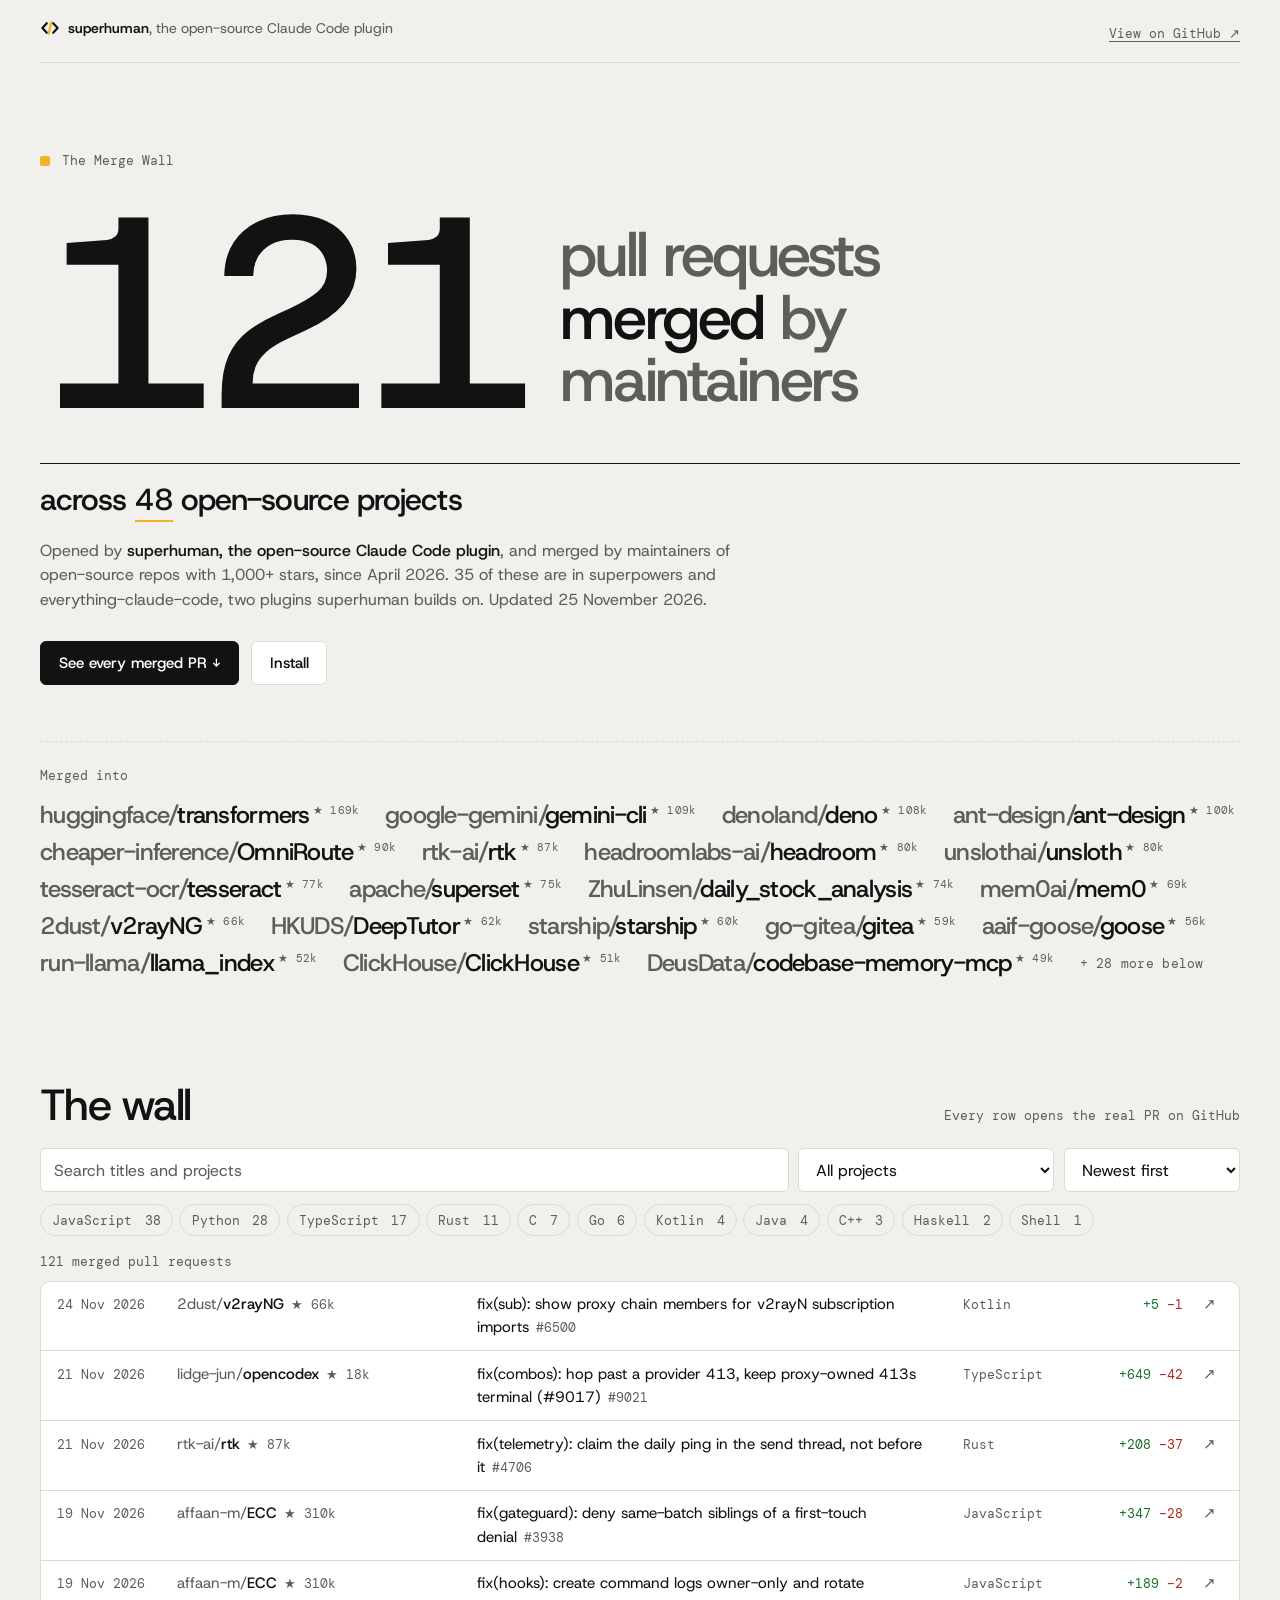
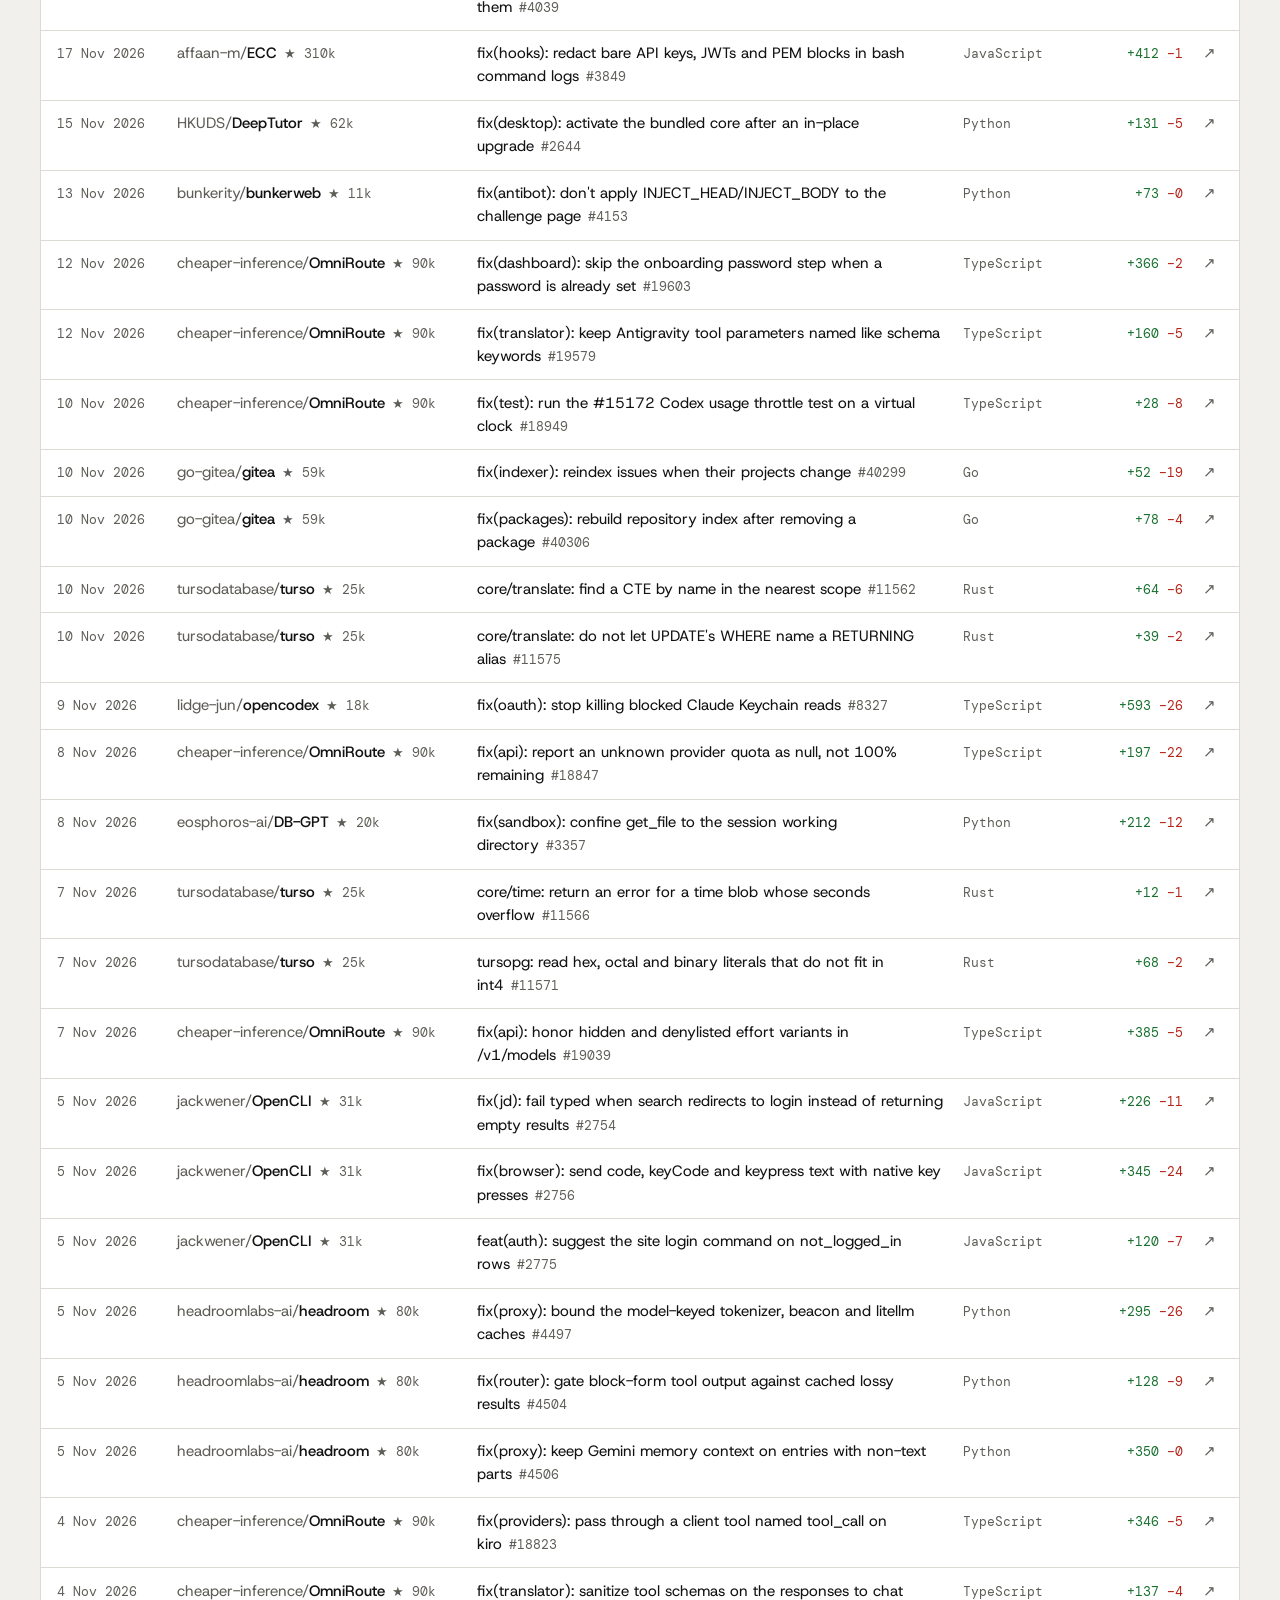
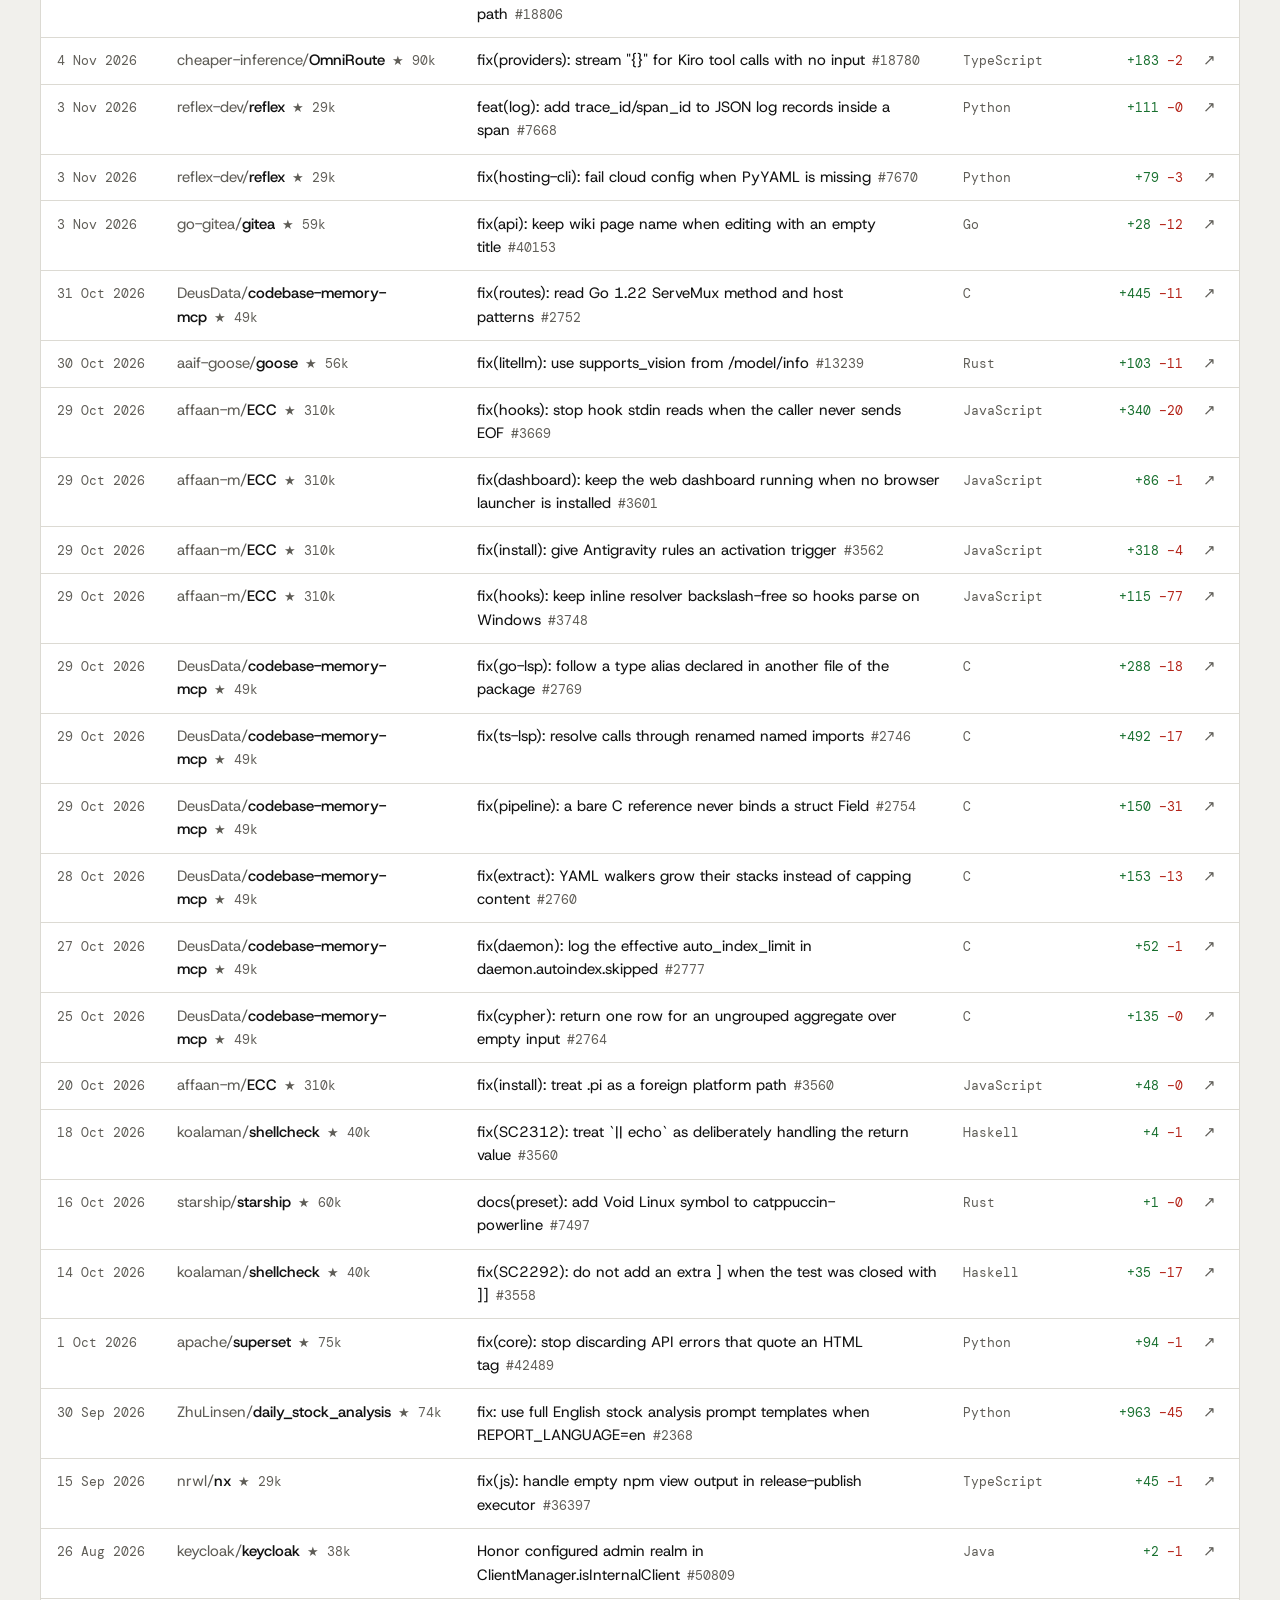
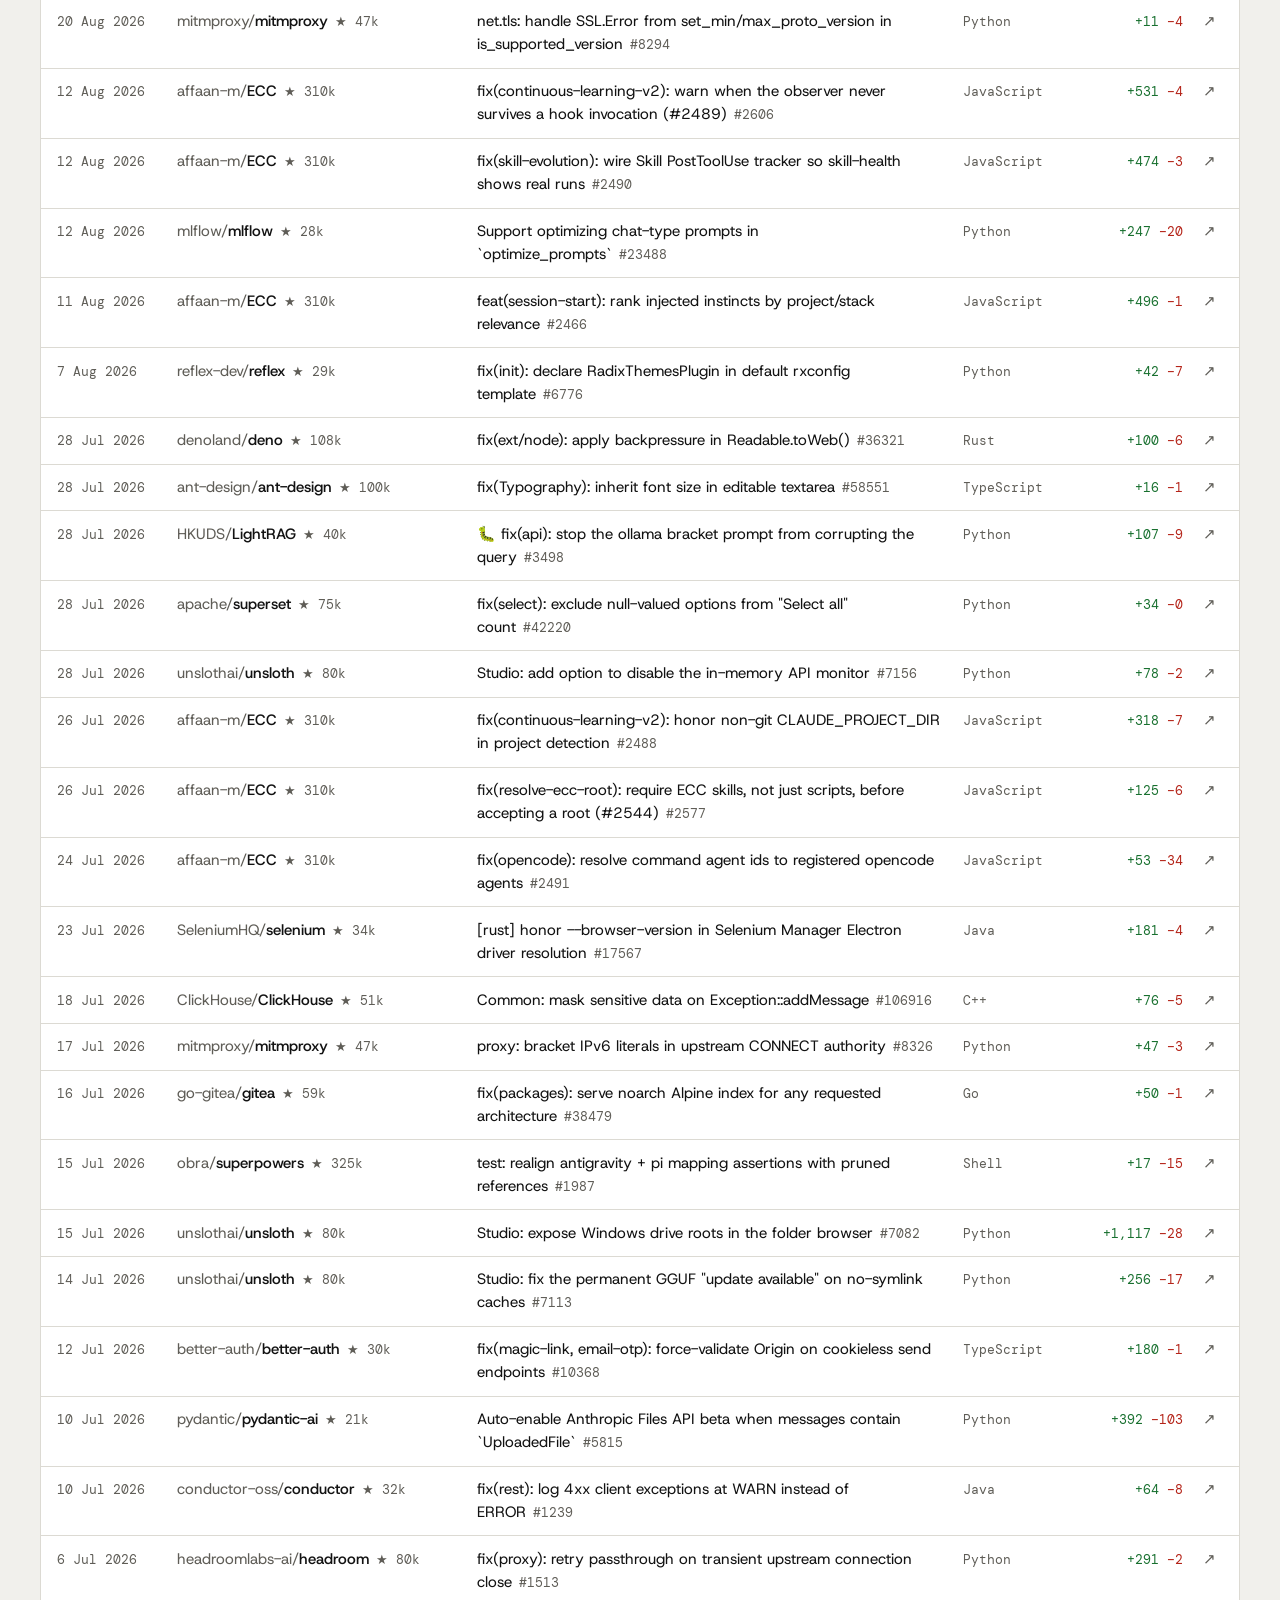
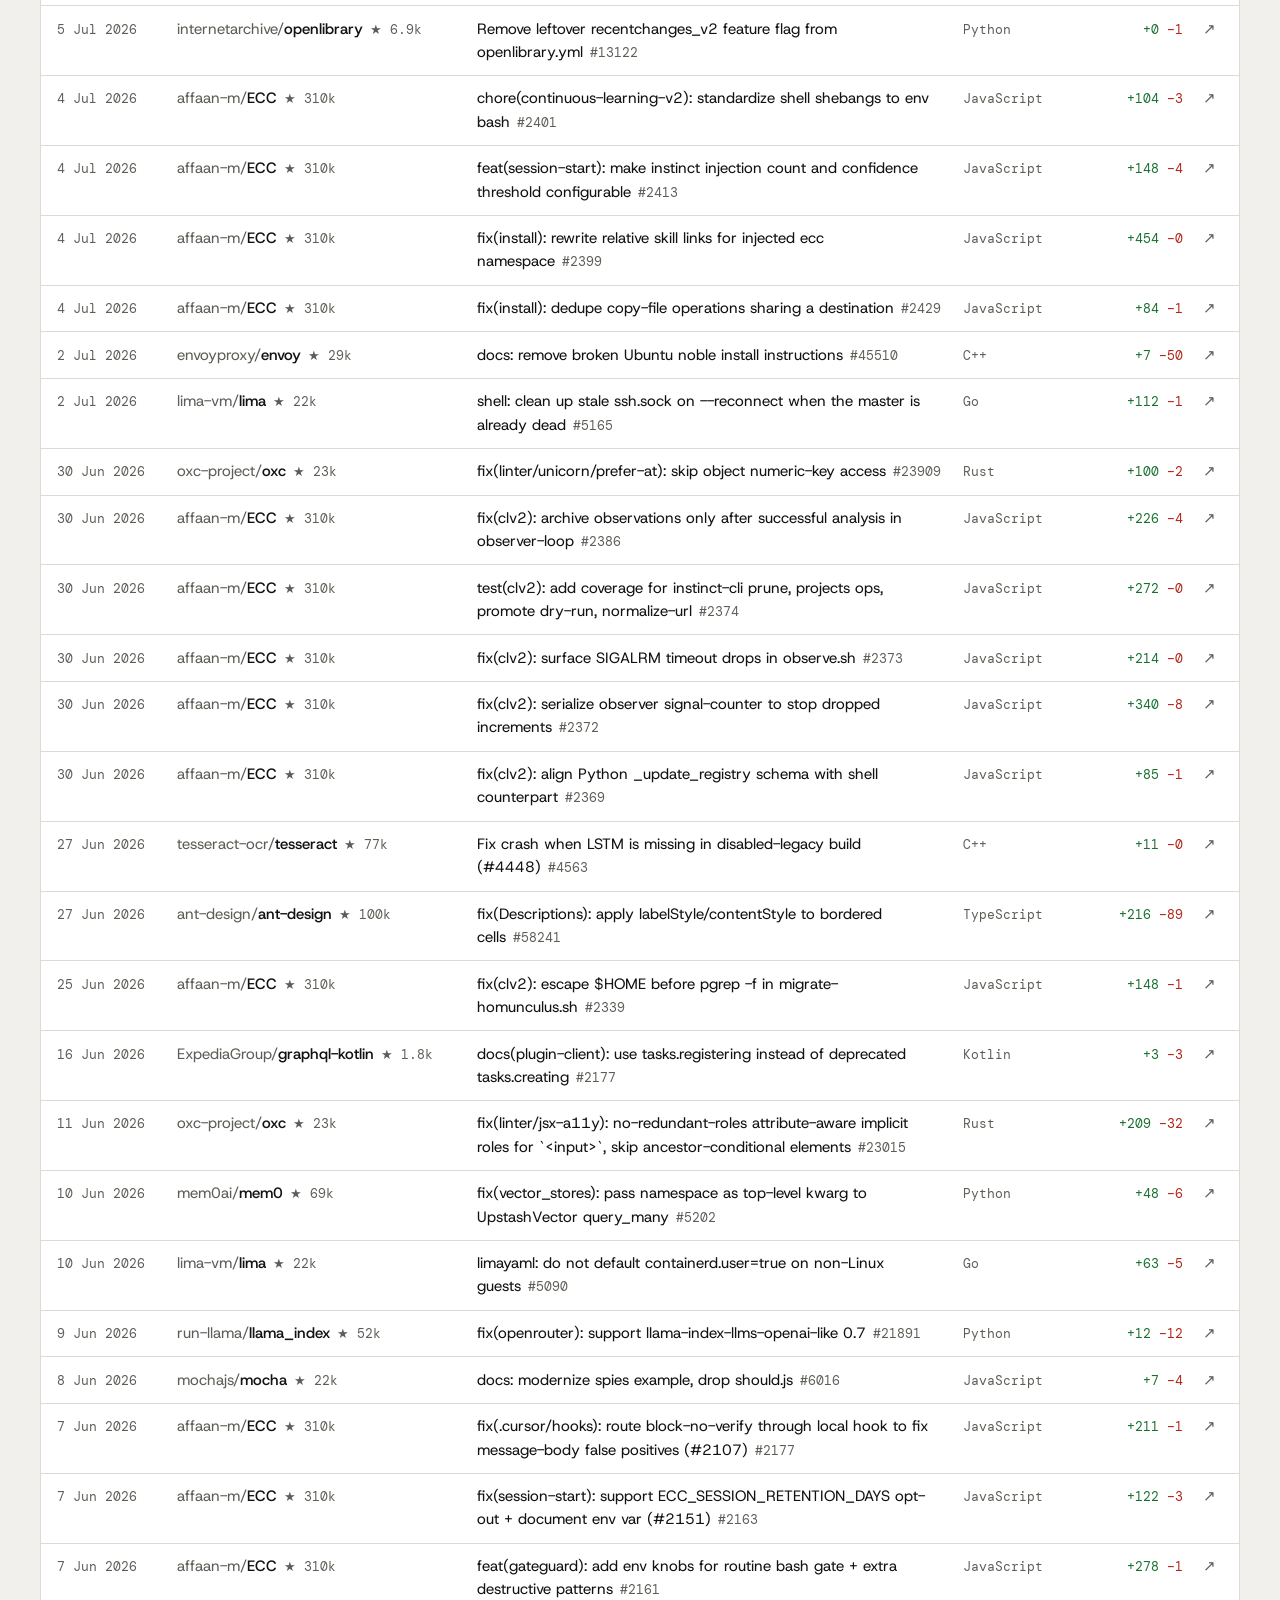
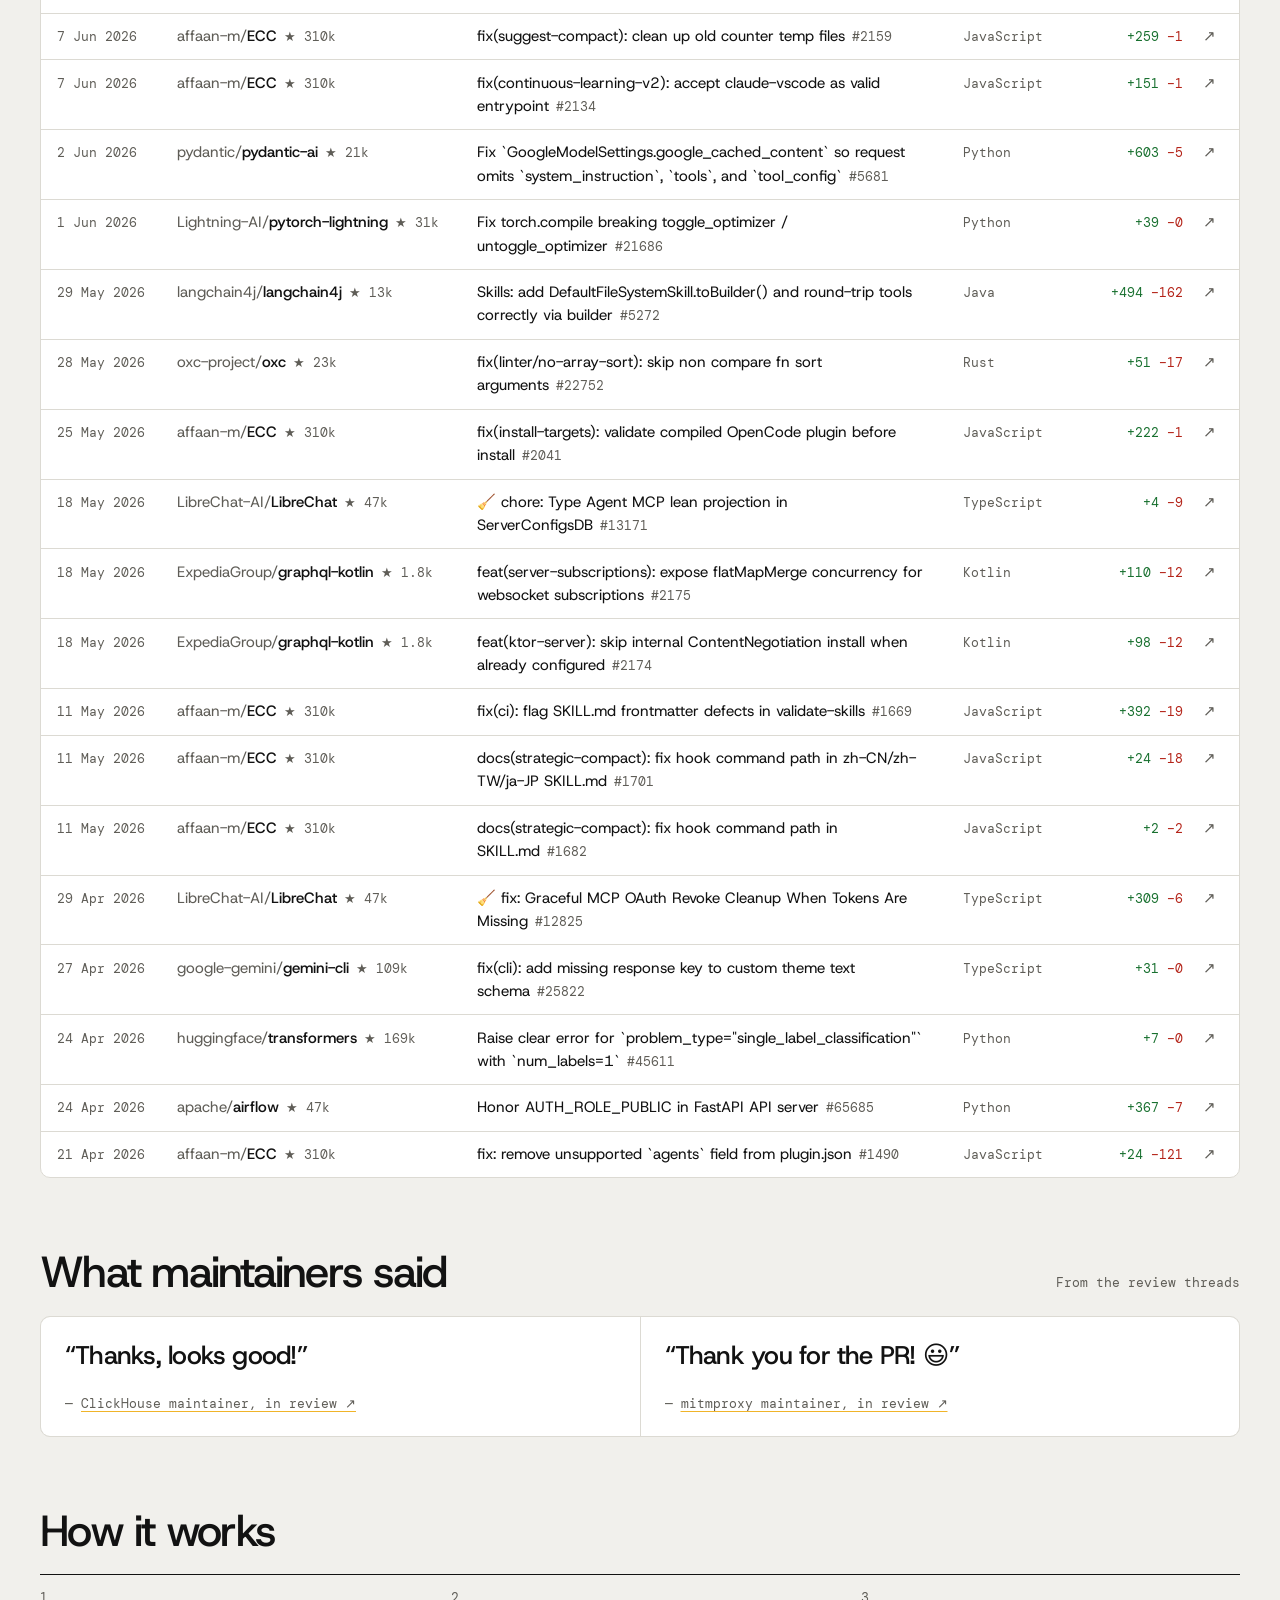
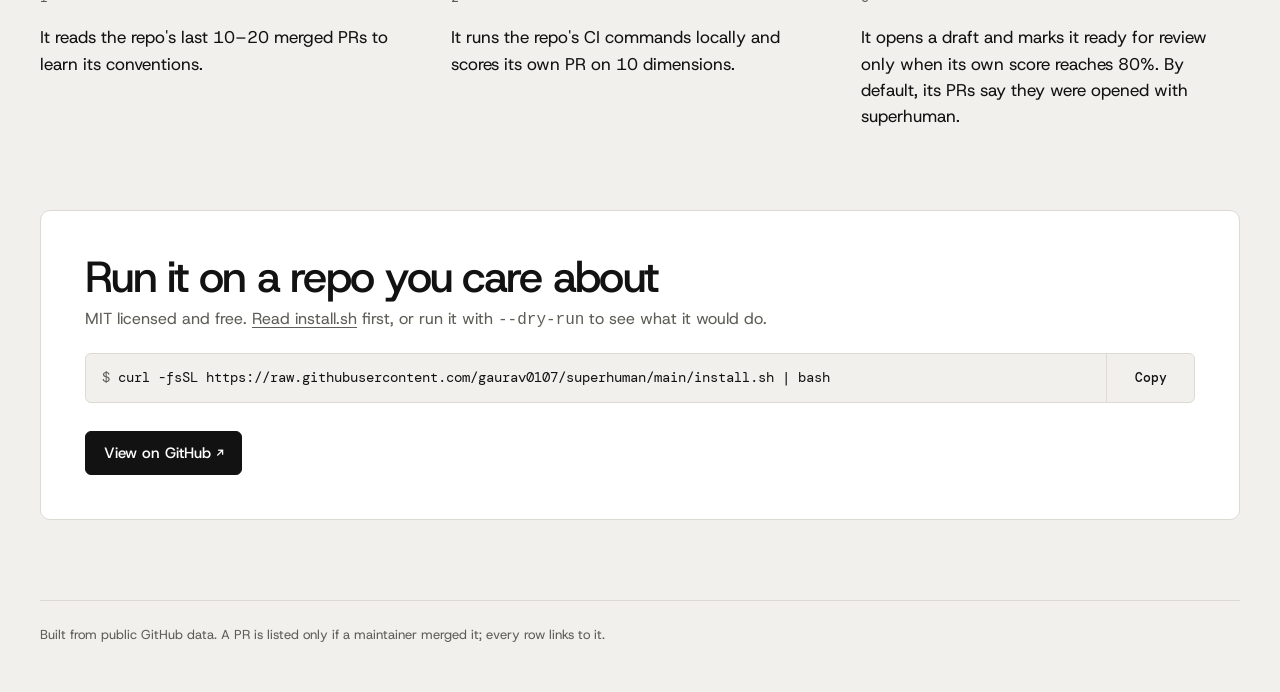
<file: merged/index.html>
<!doctype html>
<html lang="en">
<head>
<meta charset="utf-8">
<meta name="viewport" content="width=device-width,initial-scale=1">
<title>Merge Wall: pull requests merged by maintainers | superhuman, the open-source Claude Code plugin</title>
<meta name="description" content="Every pull request opened by superhuman, the open-source Claude Code plugin, and merged by maintainers of open-source projects with 1,000+ stars. Each one links to the real PR on GitHub.">
<link rel="canonical" href="https://superhuman-oss.com/merged">
<meta property="og:type" content="website">
<meta property="og:url" content="https://superhuman-oss.com/merged">
<meta property="og:title" content="Merge Wall: pull requests merged by maintainers">
<meta property="og:description" content="Every pull request opened by superhuman, the open-source Claude Code plugin, and merged by maintainers of open-source projects with 1,000+ stars. Each one links to the real PR.">
<meta property="og:image" content="https://superhuman-oss.com/merged/og.png">
<meta property="og:image:width" content="1200">
<meta property="og:image:height" content="630">
<meta property="og:site_name" content="superhuman">
<meta property="og:image:alt" content="The Merge Wall: pull requests opened by superhuman and merged by open-source maintainers.">
<meta name="theme-color" content="#f1f0ec">
<link rel="icon" type="image/svg+xml" href="/assets/favicon.svg">
<link rel="apple-touch-icon" href="/assets/apple-touch-icon.png">
<noscript><style>.ctl,.langs,.acts .btn[href="#wall"]{display:none}</style></noscript>
<meta name="twitter:card" content="summary_large_image">
<meta name="twitter:title" content="Merge Wall: pull requests merged by maintainers">
<meta name="twitter:description" content="Opened by superhuman, the open-source Claude Code plugin. Merged by maintainers. Every claim links to the real PR.">
<meta name="twitter:image" content="https://superhuman-oss.com/merged/og.png">
<link rel="preconnect" href="https://fonts.googleapis.com">
<link rel="preconnect" href="https://fonts.gstatic.com" crossorigin>
<link href="https://fonts.googleapis.com/css2?family=Host+Grotesk:wght@400;500;600&family=DM+Mono:wght@400;500&display=swap" rel="stylesheet">
<style>
/* The superhuman "Workbench" brand: stone page, white panels, ink type, one small yellow (brand/README.md). */
:root{
  color-scheme:light;
  --bg:#f1f0ec;
  --card:#fff;
  --ink:#121212;
  --mut:#5f5d57;
  --rule:#dcdad3;
  --acc:#8a6700;
  --fill:#f0b429;
  --add:#18702f;
  --del:#b42318;
  --sans:'Host Grotesk',system-ui,-apple-system,'Segoe UI',sans-serif;
  --serif:var(--sans);
  --mono:'DM Mono',ui-monospace,SFMono-Regular,Menlo,monospace;
}
*{box-sizing:border-box}
html{scroll-behavior:smooth;-webkit-text-size-adjust:100%}
body{margin:0;background:var(--bg);color:var(--ink);font:400 1rem/1.55 var(--sans);-webkit-font-smoothing:antialiased;overflow-wrap:anywhere}
a{color:inherit;text-underline-offset:.2em;text-decoration-thickness:1px}
:focus-visible{outline:2px solid var(--ink);outline-offset:3px;border-radius:2px}
.wrap{max-width:84rem;margin:0 auto;padding:0 clamp(1rem,4vw,2.5rem)}
.mono,.eyebrow{font-family:var(--mono);font-size:.8125rem;color:var(--mut)}
[hidden]{display:none!important}

/* top line */
.top{display:flex;gap:.5rem 1.5rem;justify-content:space-between;align-items:baseline;flex-wrap:wrap;padding-block:1.1rem;border-bottom:1px solid var(--rule);font-size:.875rem;color:var(--mut)}
.top b{color:var(--ink);font-weight:600}
.top a{font-family:var(--mono);font-size:.8125rem;white-space:nowrap}
.top .home{display:inline-flex;align-items:center;gap:.5rem;font-family:var(--sans);font-size:.875rem;text-decoration:none;white-space:normal}
.top .home svg{width:1.25rem;height:1.25rem;color:var(--ink)}

/* hero */
.hero{padding-block:clamp(2.5rem,7vw,5.5rem) clamp(2rem,5vw,3.5rem);position:relative}
.eyebrow{display:flex;gap:.75rem;align-items:center;margin:0 0 clamp(1.25rem,3vw,2.25rem)}
.eyebrow::before{content:"";width:.6rem;height:.6rem;border-radius:2px;background:var(--fill)}
h1{margin:0;font:500 clamp(2.2rem,4.8vw,4.2rem)/1.02 var(--serif);letter-spacing:-.04em;display:grid;grid-template-columns:auto 1fr;gap:0 clamp(1rem,3vw,2.5rem);align-items:end}
h1 .num{font-size:clamp(7.5rem,22vw,17rem);line-height:.78;letter-spacing:-.06em;font-variant-numeric:lining-nums}
h1 .txt{max-width:8em;padding-bottom:.12em;text-wrap:balance}
h1 em{font-style:normal}
h1 .txt{color:var(--mut)}h1 .txt em{color:var(--ink)}
.sub{margin:clamp(1.5rem,3.5vw,2.75rem) 0 0;padding-top:1.1rem;border-top:1px solid var(--ink);font:500 clamp(1.25rem,2.4vw,1.9rem)/1.2 var(--serif);letter-spacing:-.03em;text-wrap:balance}
.sub b{font-weight:500;border-bottom:2px solid var(--fill)}
.def{max-width:46rem;margin:1.25rem 0 0;color:var(--mut);font-size:1rem}
.def strong{color:var(--ink);font-weight:500}
.acts{display:flex;flex-wrap:wrap;gap:.75rem;margin-top:1.75rem}
.btn{display:inline-flex;align-items:center;gap:.5rem;min-height:2.75rem;padding:0 1.1rem;border:1px solid var(--ink);border-radius:6px;background:var(--ink);color:#fff;font:500 .9375rem var(--sans);text-decoration:none;cursor:pointer;transition:transform .2s}
.btn.ghost{background:var(--card);color:var(--ink);border-color:var(--rule)}
.btn:hover{transform:translateY(-1px)}

/* merged-into strip */
.into{padding-block:1.5rem 2rem;border-top:1px dashed var(--rule)}
.into ul{list-style:none;margin:.9rem 0 0;padding:0;display:flex;flex-wrap:wrap;gap:.35rem 1.6rem;font:500 clamp(1.15rem,2vw,1.5rem)/1.3 var(--serif);letter-spacing:-.03em}
.into a{text-decoration:none;white-space:nowrap}
.into a:hover{color:var(--acc)}
.into .o{color:var(--mut)}
.into sup,.more{font:400 .6875rem var(--mono);color:var(--mut);margin-left:.3em;letter-spacing:.02em}
.into li.more{align-self:center;margin:0;font-size:.8125rem}

/* sections */
section{scroll-margin-top:1rem}
.h2{display:flex;justify-content:space-between;align-items:baseline;gap:1rem;flex-wrap:wrap;margin:0;padding-block:clamp(2.5rem,6vw,4.5rem) 1.25rem}
.h2 h2{margin:0;font:500 clamp(1.8rem,3.4vw,2.875rem)/1.05 var(--serif);letter-spacing:-.04em}

/* controls */
.ctl{display:grid;grid-template-columns:minmax(0,1fr) minmax(0,16rem) minmax(0,11rem);gap:.6rem}
.ctl input,.ctl select{width:100%;min-width:0;height:2.75rem;padding:0 .8rem;border:1px solid var(--rule);border-radius:6px;background:var(--card);color:var(--ink);font:400 1rem var(--sans)}
.ctl input::placeholder{color:var(--mut);opacity:1}
.ctl input:hover,.ctl select:hover{border-color:var(--mut)}
.langs{display:flex;flex-wrap:wrap;gap:.4rem;margin-top:.75rem}
.langs button{min-height:2rem;padding:0 .7rem;border:1px solid var(--rule);border-radius:99px;background:none;color:var(--mut);font:400 .8125rem var(--mono);cursor:pointer}
.langs button:hover{border-color:var(--mut);color:var(--ink)}
.langs button[aria-pressed=true]{background:var(--ink);border-color:var(--ink);color:var(--bg)}
.langs i{font-style:normal;margin-left:.35em}
#count{margin:1rem 0 .5rem}

/* the ledger */
.wall{list-style:none;margin:0;padding:0;border:1px solid var(--rule);border-radius:10px;background:var(--card);overflow:hidden}
.row{position:relative;display:grid;grid-template-columns:6.25rem minmax(0,17.5rem) minmax(0,1fr) 5.75rem 6.75rem 1.25rem;gap:0 1.25rem;align-items:baseline;padding:.7rem 1rem;border-bottom:1px solid var(--rule);font-size:.9375rem}
.row:hover{background:var(--bg)}
.row:last-child{border-bottom:0}
.row>*{min-width:0}
.d,.l,.n,.repo small{font:400 .8125rem var(--mono);color:var(--mut);white-space:nowrap}
.repo{font-weight:500}
.repo .o{color:var(--mut);font-weight:400}
.repo small{margin-left:.5em}
.t{text-decoration:none}
.t::after{content:"";position:absolute;inset:0}
.t .pr{font:400 .8125rem var(--mono);color:var(--mut);margin-left:.5em;white-space:nowrap}
.row:hover .t{text-decoration:underline}
.n{text-align:right}
.n .a{color:var(--add)}.n .x{color:var(--del)}
.go{color:var(--mut);font-family:var(--mono)}
.row:hover .go{color:var(--acc)}
.empty{padding:3rem 0;color:var(--mut);text-align:center}

/* quotes */
.quotes{display:grid;grid-template-columns:repeat(auto-fit,minmax(15rem,1fr));gap:1px;background:var(--rule);border:1px solid var(--rule);border-radius:10px;overflow:hidden}
.quotes figure{margin:0;padding:1.5rem;background:var(--card);display:flex;flex-direction:column;justify-content:space-between;gap:1.5rem}
.quotes blockquote{margin:0;font:500 1.6rem/1.15 var(--serif);letter-spacing:-.03em}
.quotes blockquote::before{content:"\201C"}
.quotes blockquote::after{content:"\201D"}
.quotes figcaption a{text-decoration-color:var(--fill)}
.quotes figcaption{font:400 .8125rem var(--mono);color:var(--mut)}

/* how */
.how{list-style:none;margin:0;padding:0;display:grid;grid-template-columns:repeat(3,1fr);gap:0 2rem;counter-reset:s;border-top:1px solid var(--ink)}
.how li{counter-increment:s;padding-top:1rem;font-size:1.0625rem}
.how li::before{content:counter(s);display:block;font:400 .8125rem/1 var(--mono);color:var(--mut);margin-bottom:1.25rem}

/* install */
.cta{margin-block:clamp(3rem,7vw,5rem);padding:clamp(1.5rem,4vw,2.75rem);border:1px solid var(--rule);border-radius:10px;background:var(--card)}
.cta h2{margin:0 0 .4rem;font:500 clamp(1.8rem,3.4vw,2.875rem)/1.05 var(--serif);letter-spacing:-.04em}
.cta p{margin:0;color:var(--mut)}
.cmd{display:flex;align-items:stretch;margin-top:1.25rem;border:1px solid var(--rule);background:var(--bg);border-radius:6px;overflow:hidden}
.cmd code{flex:1;min-width:0;padding:.85rem 1rem;font:400 .875rem/1.5 var(--mono);overflow-x:auto;white-space:nowrap}
.cmd code::before{content:"$ ";color:var(--mut)}
.cmd button{flex:none;min-width:5.5rem;border:0;border-left:1px solid var(--rule);background:none;color:var(--ink);font:500 .8125rem var(--mono);cursor:pointer}
.cmd button:hover{background:var(--ink);color:var(--bg)}

footer p{margin:0;padding-block:1.5rem 3rem;border-top:1px solid var(--rule);color:var(--mut);font-size:.8125rem}

@media (max-width:60rem){
  .row{grid-template-columns:minmax(0,1fr) auto;gap:.15rem .75rem;padding:.8rem .75rem}
  .repo{grid-column:1/-1}
  .t{grid-column:1/-1;grid-row:2}
  .d{grid-row:3;grid-column:1}
  .l{display:none}
  .n{grid-row:3;grid-column:2}
  .go{display:none}
  .how{grid-template-columns:1fr;border-top:0}
  .how li{border-top:1px solid var(--rule);padding-block:1rem;display:grid;grid-template-columns:2.5rem 1fr;align-items:baseline}
  .how li::before{margin:0}
}
@media (max-width:40rem){
  h1{grid-template-columns:1fr}
  h1 .num{margin-bottom:.12em}
  .ctl{grid-template-columns:1fr 1fr}
  .ctl input{grid-column:1/-1}
  .cmd{flex-direction:column}
  .cmd button{border-left:0;border-top:1px solid var(--rule);min-height:2.75rem}
}
@media (prefers-reduced-motion:reduce){html{scroll-behavior:auto}*{transition:none!important}}

/* ?og : 1200x630 social card, captured to og.png */
.og body{width:1200px;height:630px;overflow:hidden}
.og .top a:not(.home),.og .acts,.og .def,.og .more,.og main>section:not(.hero):not(.into),.og footer{display:none}
.og .wrap{padding-inline:56px}
.og .hero{padding-block:52px 32px}
.og .eyebrow{margin-bottom:28px}
.og h1{font-size:72px}
.og h1 .num{font-size:270px}
.og .sub{margin-top:30px;font-size:34px}
.og .into{padding-block:18px 0}
.og .into ul{flex-wrap:nowrap;font-size:28px}
.og .into li:nth-child(n+4){display:none}
</style>
</head>
<body>
<header class="wrap">
  <div class="top">
    <a class="home" href="/"><svg viewBox="0 0 100 100" aria-hidden="true"><g fill="none" stroke-width="11" stroke-linecap="round" stroke-linejoin="round"><polyline points="34,26 12,50 34,74" stroke="currentColor"/><line x1="44" y1="78" x2="56" y2="22" stroke="#f0b429"/><polyline points="66,26 88,50 66,74" stroke="currentColor"/></g></svg><span><b>superhuman</b>, the open-source Claude Code plugin</span></a>
    <a href="https://github.com/gaurav0107/superhuman">View on GitHub ↗</a>
  </div>
</header>

<main class="wrap">
  <section class="hero">
    <p class="eyebrow">The Merge Wall</p>
    <h1><span class="num" id="h-merged">121</span><span class="txt">pull requests <em>merged</em> by maintainers</span></h1>
    <p class="sub">across <b id="h-repos">48</b> open-source projects</p>
    <p class="def">Opened by <strong>superhuman, the open-source Claude Code plugin</strong>, and merged by maintainers of open-source repos with <span id="d-min">1,000</span>+ stars, since <span id="d-since">April 2026</span>. <span id="d-deps">35 of these are in superpowers and everything-claude-code, two plugins superhuman builds on.</span> Updated <time id="d-gen" datetime="2026-11-25">25 November 2026</time>.</p>
    <div class="acts">
      <a class="btn" href="#wall">See every merged PR ↓</a>
      <a class="btn ghost" href="#install">Install</a>
    </div>
  </section>

  <section class="into" aria-labelledby="into-h">
    <h2 class="mono" id="into-h" style="margin:0;font-weight:400">Merged into</h2>
    <ul id="into"><li><a href="#wall" data-repo="huggingface/transformers"><span class="o">huggingface/</span>transformers<sup>★ 169k</sup></a></li><li><a href="#wall" data-repo="google-gemini/gemini-cli"><span class="o">google-gemini/</span>gemini-cli<sup>★ 109k</sup></a></li><li><a href="#wall" data-repo="denoland/deno"><span class="o">denoland/</span>deno<sup>★ 108k</sup></a></li><li><a href="#wall" data-repo="ant-design/ant-design"><span class="o">ant-design/</span>ant-design<sup>★ 100k</sup></a></li><li><a href="#wall" data-repo="cheaper-inference/OmniRoute"><span class="o">cheaper-inference/</span>OmniRoute<sup>★ 90k</sup></a></li><li><a href="#wall" data-repo="rtk-ai/rtk"><span class="o">rtk-ai/</span>rtk<sup>★ 87k</sup></a></li><li><a href="#wall" data-repo="headroomlabs-ai/headroom"><span class="o">headroomlabs-ai/</span>headroom<sup>★ 80k</sup></a></li><li><a href="#wall" data-repo="unslothai/unsloth"><span class="o">unslothai/</span>unsloth<sup>★ 80k</sup></a></li><li><a href="#wall" data-repo="tesseract-ocr/tesseract"><span class="o">tesseract-ocr/</span>tesseract<sup>★ 77k</sup></a></li><li><a href="#wall" data-repo="apache/superset"><span class="o">apache/</span>superset<sup>★ 75k</sup></a></li><li><a href="#wall" data-repo="ZhuLinsen/daily_stock_analysis"><span class="o">ZhuLinsen/</span>daily_stock_analysis<sup>★ 74k</sup></a></li><li><a href="#wall" data-repo="mem0ai/mem0"><span class="o">mem0ai/</span>mem0<sup>★ 69k</sup></a></li><li><a href="#wall" data-repo="2dust/v2rayNG"><span class="o">2dust/</span>v2rayNG<sup>★ 66k</sup></a></li><li><a href="#wall" data-repo="HKUDS/DeepTutor"><span class="o">HKUDS/</span>DeepTutor<sup>★ 62k</sup></a></li><li><a href="#wall" data-repo="starship/starship"><span class="o">starship/</span>starship<sup>★ 60k</sup></a></li><li><a href="#wall" data-repo="go-gitea/gitea"><span class="o">go-gitea/</span>gitea<sup>★ 59k</sup></a></li><li><a href="#wall" data-repo="aaif-goose/goose"><span class="o">aaif-goose/</span>goose<sup>★ 56k</sup></a></li><li><a href="#wall" data-repo="run-llama/llama_index"><span class="o">run-llama/</span>llama_index<sup>★ 52k</sup></a></li><li><a href="#wall" data-repo="ClickHouse/ClickHouse"><span class="o">ClickHouse/</span>ClickHouse<sup>★ 51k</sup></a></li><li><a href="#wall" data-repo="DeusData/codebase-memory-mcp"><span class="o">DeusData/</span>codebase-memory-mcp<sup>★ 49k</sup></a></li><li class="more">+ 28 more below</li></ul>
  </section>

  <section id="wall" aria-labelledby="wall-h">
    <div class="h2"><h2 id="wall-h">The wall</h2><span class="mono">Every row opens the real PR on GitHub</span></div>
    <div class="ctl">
      <input type="search" id="q" placeholder="Search titles and projects" aria-label="Search titles and projects" autocomplete="off">
      <select id="repo" aria-label="Filter by project"><option value="">All projects</option></select>
      <select id="sort" aria-label="Sort"><option value="new">Newest first</option><option value="stars">Most repo stars</option></select>
    </div>
    <div class="langs" id="langs" role="group" aria-label="Filter by language"></div>
    <p class="mono" id="count" aria-live="polite">121 merged pull requests</p>
    <noscript><p class="mono">Search and filters need JavaScript. Every row below still links to its pull request.</p></noscript>
    <ol class="wall" id="rows"><li class="row">
<time class="d" datetime="2026-11-24T08:28:29Z">24 Nov 2026</time>
<span class="repo"><span class="o">2dust/</span>v2rayNG<small>★ 66k</small></span>
<a class="t" href="https://github.com/2dust/v2rayNG/pull/6500" rel="noopener">fix(sub): show proxy chain members for v2rayN subscription imports<span class="pr">#6500</span></a>
<span class="l">Kotlin</span>
<span class="n"><span class="a">+5</span> <span class="x">−1</span></span>
<span class="go" aria-hidden="true">↗</span></li><li class="row">
<time class="d" datetime="2026-11-21T10:28:24Z">21 Nov 2026</time>
<span class="repo"><span class="o">lidge-jun/</span>opencodex<small>★ 18k</small></span>
<a class="t" href="https://github.com/lidge-jun/opencodex/pull/9021" rel="noopener">fix(combos): hop past a provider 413, keep proxy-owned 413s terminal (#9017)<span class="pr">#9021</span></a>
<span class="l">TypeScript</span>
<span class="n"><span class="a">+649</span> <span class="x">−42</span></span>
<span class="go" aria-hidden="true">↗</span></li><li class="row">
<time class="d" datetime="2026-11-21T00:34:54Z">21 Nov 2026</time>
<span class="repo"><span class="o">rtk-ai/</span>rtk<small>★ 87k</small></span>
<a class="t" href="https://github.com/rtk-ai/rtk/pull/4706" rel="noopener">fix(telemetry): claim the daily ping in the send thread, not before it<span class="pr">#4706</span></a>
<span class="l">Rust</span>
<span class="n"><span class="a">+208</span> <span class="x">−37</span></span>
<span class="go" aria-hidden="true">↗</span></li><li class="row">
<time class="d" datetime="2026-11-19T21:29:14Z">19 Nov 2026</time>
<span class="repo"><span class="o">affaan-m/</span>ECC<small>★ 310k</small></span>
<a class="t" href="https://github.com/affaan-m/ECC/pull/3938" rel="noopener">fix(gateguard): deny same-batch siblings of a first-touch denial<span class="pr">#3938</span></a>
<span class="l">JavaScript</span>
<span class="n"><span class="a">+347</span> <span class="x">−28</span></span>
<span class="go" aria-hidden="true">↗</span></li><li class="row">
<time class="d" datetime="2026-11-19T21:29:13Z">19 Nov 2026</time>
<span class="repo"><span class="o">affaan-m/</span>ECC<small>★ 310k</small></span>
<a class="t" href="https://github.com/affaan-m/ECC/pull/4039" rel="noopener">fix(hooks): create command logs owner-only and rotate them<span class="pr">#4039</span></a>
<span class="l">JavaScript</span>
<span class="n"><span class="a">+189</span> <span class="x">−2</span></span>
<span class="go" aria-hidden="true">↗</span></li><li class="row">
<time class="d" datetime="2026-11-17T05:43:09Z">17 Nov 2026</time>
<span class="repo"><span class="o">affaan-m/</span>ECC<small>★ 310k</small></span>
<a class="t" href="https://github.com/affaan-m/ECC/pull/3849" rel="noopener">fix(hooks): redact bare API keys, JWTs and PEM blocks in bash command logs<span class="pr">#3849</span></a>
<span class="l">JavaScript</span>
<span class="n"><span class="a">+412</span> <span class="x">−1</span></span>
<span class="go" aria-hidden="true">↗</span></li><li class="row">
<time class="d" datetime="2026-11-15T18:17:56Z">15 Nov 2026</time>
<span class="repo"><span class="o">HKUDS/</span>DeepTutor<small>★ 62k</small></span>
<a class="t" href="https://github.com/HKUDS/DeepTutor/pull/2644" rel="noopener">fix(desktop): activate the bundled core after an in-place upgrade<span class="pr">#2644</span></a>
<span class="l">Python</span>
<span class="n"><span class="a">+131</span> <span class="x">−5</span></span>
<span class="go" aria-hidden="true">↗</span></li><li class="row">
<time class="d" datetime="2026-11-13T14:40:02Z">13 Nov 2026</time>
<span class="repo"><span class="o">bunkerity/</span>bunkerweb<small>★ 11k</small></span>
<a class="t" href="https://github.com/bunkerity/bunkerweb/pull/4153" rel="noopener">fix(antibot): don&#x27;t apply INJECT_HEAD/INJECT_BODY to the challenge page<span class="pr">#4153</span></a>
<span class="l">Python</span>
<span class="n"><span class="a">+73</span> <span class="x">−0</span></span>
<span class="go" aria-hidden="true">↗</span></li><li class="row">
<time class="d" datetime="2026-11-12T02:17:46Z">12 Nov 2026</time>
<span class="repo"><span class="o">cheaper-inference/</span>OmniRoute<small>★ 90k</small></span>
<a class="t" href="https://github.com/cheaper-inference/OmniRoute/pull/19603" rel="noopener">fix(dashboard): skip the onboarding password step when a password is already set<span class="pr">#19603</span></a>
<span class="l">TypeScript</span>
<span class="n"><span class="a">+366</span> <span class="x">−2</span></span>
<span class="go" aria-hidden="true">↗</span></li><li class="row">
<time class="d" datetime="2026-11-12T01:52:55Z">12 Nov 2026</time>
<span class="repo"><span class="o">cheaper-inference/</span>OmniRoute<small>★ 90k</small></span>
<a class="t" href="https://github.com/cheaper-inference/OmniRoute/pull/19579" rel="noopener">fix(translator): keep Antigravity tool parameters named like schema keywords<span class="pr">#19579</span></a>
<span class="l">TypeScript</span>
<span class="n"><span class="a">+160</span> <span class="x">−5</span></span>
<span class="go" aria-hidden="true">↗</span></li><li class="row">
<time class="d" datetime="2026-11-10T20:05:19Z">10 Nov 2026</time>
<span class="repo"><span class="o">cheaper-inference/</span>OmniRoute<small>★ 90k</small></span>
<a class="t" href="https://github.com/cheaper-inference/OmniRoute/pull/18949" rel="noopener">fix(test): run the #15172 Codex usage throttle test on a virtual clock<span class="pr">#18949</span></a>
<span class="l">TypeScript</span>
<span class="n"><span class="a">+28</span> <span class="x">−8</span></span>
<span class="go" aria-hidden="true">↗</span></li><li class="row">
<time class="d" datetime="2026-11-10T19:40:33Z">10 Nov 2026</time>
<span class="repo"><span class="o">go-gitea/</span>gitea<small>★ 59k</small></span>
<a class="t" href="https://github.com/go-gitea/gitea/pull/40299" rel="noopener">fix(indexer): reindex issues when their projects change<span class="pr">#40299</span></a>
<span class="l">Go</span>
<span class="n"><span class="a">+52</span> <span class="x">−19</span></span>
<span class="go" aria-hidden="true">↗</span></li><li class="row">
<time class="d" datetime="2026-11-10T16:47:42Z">10 Nov 2026</time>
<span class="repo"><span class="o">go-gitea/</span>gitea<small>★ 59k</small></span>
<a class="t" href="https://github.com/go-gitea/gitea/pull/40306" rel="noopener">fix(packages): rebuild repository index after removing a package<span class="pr">#40306</span></a>
<span class="l">Go</span>
<span class="n"><span class="a">+78</span> <span class="x">−4</span></span>
<span class="go" aria-hidden="true">↗</span></li><li class="row">
<time class="d" datetime="2026-11-10T06:08:00Z">10 Nov 2026</time>
<span class="repo"><span class="o">tursodatabase/</span>turso<small>★ 25k</small></span>
<a class="t" href="https://github.com/tursodatabase/turso/pull/11562" rel="noopener">core/translate: find a CTE by name in the nearest scope<span class="pr">#11562</span></a>
<span class="l">Rust</span>
<span class="n"><span class="a">+64</span> <span class="x">−6</span></span>
<span class="go" aria-hidden="true">↗</span></li><li class="row">
<time class="d" datetime="2026-11-10T06:04:43Z">10 Nov 2026</time>
<span class="repo"><span class="o">tursodatabase/</span>turso<small>★ 25k</small></span>
<a class="t" href="https://github.com/tursodatabase/turso/pull/11575" rel="noopener">core/translate: do not let UPDATE&#x27;s WHERE name a RETURNING alias<span class="pr">#11575</span></a>
<span class="l">Rust</span>
<span class="n"><span class="a">+39</span> <span class="x">−2</span></span>
<span class="go" aria-hidden="true">↗</span></li><li class="row">
<time class="d" datetime="2026-11-09T03:03:57Z">9 Nov 2026</time>
<span class="repo"><span class="o">lidge-jun/</span>opencodex<small>★ 18k</small></span>
<a class="t" href="https://github.com/lidge-jun/opencodex/pull/8327" rel="noopener">fix(oauth): stop killing blocked Claude Keychain reads<span class="pr">#8327</span></a>
<span class="l">TypeScript</span>
<span class="n"><span class="a">+593</span> <span class="x">−26</span></span>
<span class="go" aria-hidden="true">↗</span></li><li class="row">
<time class="d" datetime="2026-11-08T23:04:50Z">8 Nov 2026</time>
<span class="repo"><span class="o">cheaper-inference/</span>OmniRoute<small>★ 90k</small></span>
<a class="t" href="https://github.com/cheaper-inference/OmniRoute/pull/18847" rel="noopener">fix(api): report an unknown provider quota as null, not 100% remaining<span class="pr">#18847</span></a>
<span class="l">TypeScript</span>
<span class="n"><span class="a">+197</span> <span class="x">−22</span></span>
<span class="go" aria-hidden="true">↗</span></li><li class="row">
<time class="d" datetime="2026-11-08T13:24:03Z">8 Nov 2026</time>
<span class="repo"><span class="o">eosphoros-ai/</span>DB-GPT<small>★ 20k</small></span>
<a class="t" href="https://github.com/eosphoros-ai/DB-GPT/pull/3357" rel="noopener">fix(sandbox): confine get_file to the session working directory<span class="pr">#3357</span></a>
<span class="l">Python</span>
<span class="n"><span class="a">+212</span> <span class="x">−12</span></span>
<span class="go" aria-hidden="true">↗</span></li><li class="row">
<time class="d" datetime="2026-11-07T17:21:28Z">7 Nov 2026</time>
<span class="repo"><span class="o">tursodatabase/</span>turso<small>★ 25k</small></span>
<a class="t" href="https://github.com/tursodatabase/turso/pull/11566" rel="noopener">core/time: return an error for a time blob whose seconds overflow<span class="pr">#11566</span></a>
<span class="l">Rust</span>
<span class="n"><span class="a">+12</span> <span class="x">−1</span></span>
<span class="go" aria-hidden="true">↗</span></li><li class="row">
<time class="d" datetime="2026-11-07T17:21:12Z">7 Nov 2026</time>
<span class="repo"><span class="o">tursodatabase/</span>turso<small>★ 25k</small></span>
<a class="t" href="https://github.com/tursodatabase/turso/pull/11571" rel="noopener">tursopg: read hex, octal and binary literals that do not fit in int4<span class="pr">#11571</span></a>
<span class="l">Rust</span>
<span class="n"><span class="a">+68</span> <span class="x">−2</span></span>
<span class="go" aria-hidden="true">↗</span></li><li class="row">
<time class="d" datetime="2026-11-07T05:42:30Z">7 Nov 2026</time>
<span class="repo"><span class="o">cheaper-inference/</span>OmniRoute<small>★ 90k</small></span>
<a class="t" href="https://github.com/cheaper-inference/OmniRoute/pull/19039" rel="noopener">fix(api): honor hidden and denylisted effort variants in /v1/models<span class="pr">#19039</span></a>
<span class="l">TypeScript</span>
<span class="n"><span class="a">+385</span> <span class="x">−5</span></span>
<span class="go" aria-hidden="true">↗</span></li><li class="row">
<time class="d" datetime="2026-11-05T17:52:41Z">5 Nov 2026</time>
<span class="repo"><span class="o">jackwener/</span>OpenCLI<small>★ 31k</small></span>
<a class="t" href="https://github.com/jackwener/OpenCLI/pull/2754" rel="noopener">fix(jd): fail typed when search redirects to login instead of returning empty results<span class="pr">#2754</span></a>
<span class="l">JavaScript</span>
<span class="n"><span class="a">+226</span> <span class="x">−11</span></span>
<span class="go" aria-hidden="true">↗</span></li><li class="row">
<time class="d" datetime="2026-11-05T17:52:30Z">5 Nov 2026</time>
<span class="repo"><span class="o">jackwener/</span>OpenCLI<small>★ 31k</small></span>
<a class="t" href="https://github.com/jackwener/OpenCLI/pull/2756" rel="noopener">fix(browser): send code, keyCode and keypress text with native key presses<span class="pr">#2756</span></a>
<span class="l">JavaScript</span>
<span class="n"><span class="a">+345</span> <span class="x">−24</span></span>
<span class="go" aria-hidden="true">↗</span></li><li class="row">
<time class="d" datetime="2026-11-05T17:40:49Z">5 Nov 2026</time>
<span class="repo"><span class="o">jackwener/</span>OpenCLI<small>★ 31k</small></span>
<a class="t" href="https://github.com/jackwener/OpenCLI/pull/2775" rel="noopener">feat(auth): suggest the site login command on not_logged_in rows<span class="pr">#2775</span></a>
<span class="l">JavaScript</span>
<span class="n"><span class="a">+120</span> <span class="x">−7</span></span>
<span class="go" aria-hidden="true">↗</span></li><li class="row">
<time class="d" datetime="2026-11-05T16:43:26Z">5 Nov 2026</time>
<span class="repo"><span class="o">headroomlabs-ai/</span>headroom<small>★ 80k</small></span>
<a class="t" href="https://github.com/headroomlabs-ai/headroom/pull/4497" rel="noopener">fix(proxy): bound the model-keyed tokenizer, beacon and litellm caches<span class="pr">#4497</span></a>
<span class="l">Python</span>
<span class="n"><span class="a">+295</span> <span class="x">−26</span></span>
<span class="go" aria-hidden="true">↗</span></li><li class="row">
<time class="d" datetime="2026-11-05T05:21:19Z">5 Nov 2026</time>
<span class="repo"><span class="o">headroomlabs-ai/</span>headroom<small>★ 80k</small></span>
<a class="t" href="https://github.com/headroomlabs-ai/headroom/pull/4504" rel="noopener">fix(router): gate block-form tool output against cached lossy results<span class="pr">#4504</span></a>
<span class="l">Python</span>
<span class="n"><span class="a">+128</span> <span class="x">−9</span></span>
<span class="go" aria-hidden="true">↗</span></li><li class="row">
<time class="d" datetime="2026-11-05T04:55:30Z">5 Nov 2026</time>
<span class="repo"><span class="o">headroomlabs-ai/</span>headroom<small>★ 80k</small></span>
<a class="t" href="https://github.com/headroomlabs-ai/headroom/pull/4506" rel="noopener">fix(proxy): keep Gemini memory context on entries with non-text parts<span class="pr">#4506</span></a>
<span class="l">Python</span>
<span class="n"><span class="a">+350</span> <span class="x">−0</span></span>
<span class="go" aria-hidden="true">↗</span></li><li class="row">
<time class="d" datetime="2026-11-04T08:02:03Z">4 Nov 2026</time>
<span class="repo"><span class="o">cheaper-inference/</span>OmniRoute<small>★ 90k</small></span>
<a class="t" href="https://github.com/cheaper-inference/OmniRoute/pull/18823" rel="noopener">fix(providers): pass through a client tool named tool_call on kiro<span class="pr">#18823</span></a>
<span class="l">TypeScript</span>
<span class="n"><span class="a">+346</span> <span class="x">−5</span></span>
<span class="go" aria-hidden="true">↗</span></li><li class="row">
<time class="d" datetime="2026-11-04T08:00:42Z">4 Nov 2026</time>
<span class="repo"><span class="o">cheaper-inference/</span>OmniRoute<small>★ 90k</small></span>
<a class="t" href="https://github.com/cheaper-inference/OmniRoute/pull/18806" rel="noopener">fix(translator): sanitize tool schemas on the responses to chat path<span class="pr">#18806</span></a>
<span class="l">TypeScript</span>
<span class="n"><span class="a">+137</span> <span class="x">−4</span></span>
<span class="go" aria-hidden="true">↗</span></li><li class="row">
<time class="d" datetime="2026-11-04T07:59:38Z">4 Nov 2026</time>
<span class="repo"><span class="o">cheaper-inference/</span>OmniRoute<small>★ 90k</small></span>
<a class="t" href="https://github.com/cheaper-inference/OmniRoute/pull/18780" rel="noopener">fix(providers): stream &quot;{}&quot; for Kiro tool calls with no input<span class="pr">#18780</span></a>
<span class="l">TypeScript</span>
<span class="n"><span class="a">+183</span> <span class="x">−2</span></span>
<span class="go" aria-hidden="true">↗</span></li><li class="row">
<time class="d" datetime="2026-11-03T18:34:32Z">3 Nov 2026</time>
<span class="repo"><span class="o">reflex-dev/</span>reflex<small>★ 29k</small></span>
<a class="t" href="https://github.com/reflex-dev/reflex/pull/7668" rel="noopener">feat(log): add trace_id/span_id to JSON log records inside a span<span class="pr">#7668</span></a>
<span class="l">Python</span>
<span class="n"><span class="a">+111</span> <span class="x">−0</span></span>
<span class="go" aria-hidden="true">↗</span></li><li class="row">
<time class="d" datetime="2026-11-03T18:20:00Z">3 Nov 2026</time>
<span class="repo"><span class="o">reflex-dev/</span>reflex<small>★ 29k</small></span>
<a class="t" href="https://github.com/reflex-dev/reflex/pull/7670" rel="noopener">fix(hosting-cli): fail cloud config when PyYAML is missing<span class="pr">#7670</span></a>
<span class="l">Python</span>
<span class="n"><span class="a">+79</span> <span class="x">−3</span></span>
<span class="go" aria-hidden="true">↗</span></li><li class="row">
<time class="d" datetime="2026-11-03T16:42:47Z">3 Nov 2026</time>
<span class="repo"><span class="o">go-gitea/</span>gitea<small>★ 59k</small></span>
<a class="t" href="https://github.com/go-gitea/gitea/pull/40153" rel="noopener">fix(api): keep wiki page name when editing with an empty title<span class="pr">#40153</span></a>
<span class="l">Go</span>
<span class="n"><span class="a">+28</span> <span class="x">−12</span></span>
<span class="go" aria-hidden="true">↗</span></li><li class="row">
<time class="d" datetime="2026-10-31T12:53:36Z">31 Oct 2026</time>
<span class="repo"><span class="o">DeusData/</span>codebase-memory-mcp<small>★ 49k</small></span>
<a class="t" href="https://github.com/DeusData/codebase-memory-mcp/pull/2752" rel="noopener">fix(routes): read Go 1.22 ServeMux method and host patterns<span class="pr">#2752</span></a>
<span class="l">C</span>
<span class="n"><span class="a">+445</span> <span class="x">−11</span></span>
<span class="go" aria-hidden="true">↗</span></li><li class="row">
<time class="d" datetime="2026-10-30T08:48:25Z">30 Oct 2026</time>
<span class="repo"><span class="o">aaif-goose/</span>goose<small>★ 56k</small></span>
<a class="t" href="https://github.com/aaif-goose/goose/pull/13239" rel="noopener">fix(litellm): use supports_vision from /model/info<span class="pr">#13239</span></a>
<span class="l">Rust</span>
<span class="n"><span class="a">+103</span> <span class="x">−11</span></span>
<span class="go" aria-hidden="true">↗</span></li><li class="row">
<time class="d" datetime="2026-10-29T23:23:53Z">29 Oct 2026</time>
<span class="repo"><span class="o">affaan-m/</span>ECC<small>★ 310k</small></span>
<a class="t" href="https://github.com/affaan-m/ECC/pull/3669" rel="noopener">fix(hooks): stop hook stdin reads when the caller never sends EOF<span class="pr">#3669</span></a>
<span class="l">JavaScript</span>
<span class="n"><span class="a">+340</span> <span class="x">−20</span></span>
<span class="go" aria-hidden="true">↗</span></li><li class="row">
<time class="d" datetime="2026-10-29T23:23:53Z">29 Oct 2026</time>
<span class="repo"><span class="o">affaan-m/</span>ECC<small>★ 310k</small></span>
<a class="t" href="https://github.com/affaan-m/ECC/pull/3601" rel="noopener">fix(dashboard): keep the web dashboard running when no browser launcher is installed<span class="pr">#3601</span></a>
<span class="l">JavaScript</span>
<span class="n"><span class="a">+86</span> <span class="x">−1</span></span>
<span class="go" aria-hidden="true">↗</span></li><li class="row">
<time class="d" datetime="2026-10-29T23:23:53Z">29 Oct 2026</time>
<span class="repo"><span class="o">affaan-m/</span>ECC<small>★ 310k</small></span>
<a class="t" href="https://github.com/affaan-m/ECC/pull/3562" rel="noopener">fix(install): give Antigravity rules an activation trigger<span class="pr">#3562</span></a>
<span class="l">JavaScript</span>
<span class="n"><span class="a">+318</span> <span class="x">−4</span></span>
<span class="go" aria-hidden="true">↗</span></li><li class="row">
<time class="d" datetime="2026-10-29T23:23:52Z">29 Oct 2026</time>
<span class="repo"><span class="o">affaan-m/</span>ECC<small>★ 310k</small></span>
<a class="t" href="https://github.com/affaan-m/ECC/pull/3748" rel="noopener">fix(hooks): keep inline resolver backslash-free so hooks parse on Windows<span class="pr">#3748</span></a>
<span class="l">JavaScript</span>
<span class="n"><span class="a">+115</span> <span class="x">−77</span></span>
<span class="go" aria-hidden="true">↗</span></li><li class="row">
<time class="d" datetime="2026-10-29T01:32:35Z">29 Oct 2026</time>
<span class="repo"><span class="o">DeusData/</span>codebase-memory-mcp<small>★ 49k</small></span>
<a class="t" href="https://github.com/DeusData/codebase-memory-mcp/pull/2769" rel="noopener">fix(go-lsp): follow a type alias declared in another file of the package<span class="pr">#2769</span></a>
<span class="l">C</span>
<span class="n"><span class="a">+288</span> <span class="x">−18</span></span>
<span class="go" aria-hidden="true">↗</span></li><li class="row">
<time class="d" datetime="2026-10-29T00:33:13Z">29 Oct 2026</time>
<span class="repo"><span class="o">DeusData/</span>codebase-memory-mcp<small>★ 49k</small></span>
<a class="t" href="https://github.com/DeusData/codebase-memory-mcp/pull/2746" rel="noopener">fix(ts-lsp): resolve calls through renamed named imports<span class="pr">#2746</span></a>
<span class="l">C</span>
<span class="n"><span class="a">+492</span> <span class="x">−17</span></span>
<span class="go" aria-hidden="true">↗</span></li><li class="row">
<time class="d" datetime="2026-10-29T00:07:59Z">29 Oct 2026</time>
<span class="repo"><span class="o">DeusData/</span>codebase-memory-mcp<small>★ 49k</small></span>
<a class="t" href="https://github.com/DeusData/codebase-memory-mcp/pull/2754" rel="noopener">fix(pipeline): a bare C reference never binds a struct Field<span class="pr">#2754</span></a>
<span class="l">C</span>
<span class="n"><span class="a">+150</span> <span class="x">−31</span></span>
<span class="go" aria-hidden="true">↗</span></li><li class="row">
<time class="d" datetime="2026-10-28T17:08:26Z">28 Oct 2026</time>
<span class="repo"><span class="o">DeusData/</span>codebase-memory-mcp<small>★ 49k</small></span>
<a class="t" href="https://github.com/DeusData/codebase-memory-mcp/pull/2760" rel="noopener">fix(extract): YAML walkers grow their stacks instead of capping content<span class="pr">#2760</span></a>
<span class="l">C</span>
<span class="n"><span class="a">+153</span> <span class="x">−13</span></span>
<span class="go" aria-hidden="true">↗</span></li><li class="row">
<time class="d" datetime="2026-10-27T18:12:24Z">27 Oct 2026</time>
<span class="repo"><span class="o">DeusData/</span>codebase-memory-mcp<small>★ 49k</small></span>
<a class="t" href="https://github.com/DeusData/codebase-memory-mcp/pull/2777" rel="noopener">fix(daemon): log the effective auto_index_limit in daemon.autoindex.skipped<span class="pr">#2777</span></a>
<span class="l">C</span>
<span class="n"><span class="a">+52</span> <span class="x">−1</span></span>
<span class="go" aria-hidden="true">↗</span></li><li class="row">
<time class="d" datetime="2026-10-25T23:45:45Z">25 Oct 2026</time>
<span class="repo"><span class="o">DeusData/</span>codebase-memory-mcp<small>★ 49k</small></span>
<a class="t" href="https://github.com/DeusData/codebase-memory-mcp/pull/2764" rel="noopener">fix(cypher): return one row for an ungrouped aggregate over empty input<span class="pr">#2764</span></a>
<span class="l">C</span>
<span class="n"><span class="a">+135</span> <span class="x">−0</span></span>
<span class="go" aria-hidden="true">↗</span></li><li class="row">
<time class="d" datetime="2026-10-20T19:37:53Z">20 Oct 2026</time>
<span class="repo"><span class="o">affaan-m/</span>ECC<small>★ 310k</small></span>
<a class="t" href="https://github.com/affaan-m/ECC/pull/3560" rel="noopener">fix(install): treat .pi as a foreign platform path<span class="pr">#3560</span></a>
<span class="l">JavaScript</span>
<span class="n"><span class="a">+48</span> <span class="x">−0</span></span>
<span class="go" aria-hidden="true">↗</span></li><li class="row">
<time class="d" datetime="2026-10-18T01:01:29Z">18 Oct 2026</time>
<span class="repo"><span class="o">koalaman/</span>shellcheck<small>★ 40k</small></span>
<a class="t" href="https://github.com/koalaman/shellcheck/pull/3560" rel="noopener">fix(SC2312): treat `|| echo` as deliberately handling the return value<span class="pr">#3560</span></a>
<span class="l">Haskell</span>
<span class="n"><span class="a">+4</span> <span class="x">−1</span></span>
<span class="go" aria-hidden="true">↗</span></li><li class="row">
<time class="d" datetime="2026-10-16T19:39:35Z">16 Oct 2026</time>
<span class="repo"><span class="o">starship/</span>starship<small>★ 60k</small></span>
<a class="t" href="https://github.com/starship/starship/pull/7497" rel="noopener">docs(preset): add Void Linux symbol to catppuccin-powerline<span class="pr">#7497</span></a>
<span class="l">Rust</span>
<span class="n"><span class="a">+1</span> <span class="x">−0</span></span>
<span class="go" aria-hidden="true">↗</span></li><li class="row">
<time class="d" datetime="2026-10-14T02:12:17Z">14 Oct 2026</time>
<span class="repo"><span class="o">koalaman/</span>shellcheck<small>★ 40k</small></span>
<a class="t" href="https://github.com/koalaman/shellcheck/pull/3558" rel="noopener">fix(SC2292): do not add an extra ] when the test was closed with ]]<span class="pr">#3558</span></a>
<span class="l">Haskell</span>
<span class="n"><span class="a">+35</span> <span class="x">−17</span></span>
<span class="go" aria-hidden="true">↗</span></li><li class="row">
<time class="d" datetime="2026-10-01T00:03:04Z">1 Oct 2026</time>
<span class="repo"><span class="o">apache/</span>superset<small>★ 75k</small></span>
<a class="t" href="https://github.com/apache/superset/pull/42489" rel="noopener">fix(core): stop discarding API errors that quote an HTML tag<span class="pr">#42489</span></a>
<span class="l">Python</span>
<span class="n"><span class="a">+94</span> <span class="x">−1</span></span>
<span class="go" aria-hidden="true">↗</span></li><li class="row">
<time class="d" datetime="2026-09-30T14:31:32Z">30 Sep 2026</time>
<span class="repo"><span class="o">ZhuLinsen/</span>daily_stock_analysis<small>★ 74k</small></span>
<a class="t" href="https://github.com/ZhuLinsen/daily_stock_analysis/pull/2368" rel="noopener">fix: use full English stock analysis prompt templates when REPORT_LANGUAGE=en<span class="pr">#2368</span></a>
<span class="l">Python</span>
<span class="n"><span class="a">+963</span> <span class="x">−45</span></span>
<span class="go" aria-hidden="true">↗</span></li><li class="row">
<time class="d" datetime="2026-09-15T20:00:01Z">15 Sep 2026</time>
<span class="repo"><span class="o">nrwl/</span>nx<small>★ 29k</small></span>
<a class="t" href="https://github.com/nrwl/nx/pull/36397" rel="noopener">fix(js): handle empty npm view output in release-publish executor<span class="pr">#36397</span></a>
<span class="l">TypeScript</span>
<span class="n"><span class="a">+45</span> <span class="x">−1</span></span>
<span class="go" aria-hidden="true">↗</span></li><li class="row">
<time class="d" datetime="2026-08-26T13:06:38Z">26 Aug 2026</time>
<span class="repo"><span class="o">keycloak/</span>keycloak<small>★ 38k</small></span>
<a class="t" href="https://github.com/keycloak/keycloak/pull/50809" rel="noopener">Honor configured admin realm in ClientManager.isInternalClient<span class="pr">#50809</span></a>
<span class="l">Java</span>
<span class="n"><span class="a">+2</span> <span class="x">−1</span></span>
<span class="go" aria-hidden="true">↗</span></li><li class="row">
<time class="d" datetime="2026-08-20T22:57:27Z">20 Aug 2026</time>
<span class="repo"><span class="o">mitmproxy/</span>mitmproxy<small>★ 47k</small></span>
<a class="t" href="https://github.com/mitmproxy/mitmproxy/pull/8294" rel="noopener">net.tls: handle SSL.Error from set_min/max_proto_version in is_supported_version<span class="pr">#8294</span></a>
<span class="l">Python</span>
<span class="n"><span class="a">+11</span> <span class="x">−4</span></span>
<span class="go" aria-hidden="true">↗</span></li><li class="row">
<time class="d" datetime="2026-08-12T22:36:30Z">12 Aug 2026</time>
<span class="repo"><span class="o">affaan-m/</span>ECC<small>★ 310k</small></span>
<a class="t" href="https://github.com/affaan-m/ECC/pull/2606" rel="noopener">fix(continuous-learning-v2): warn when the observer never survives a hook invocation (#2489)<span class="pr">#2606</span></a>
<span class="l">JavaScript</span>
<span class="n"><span class="a">+531</span> <span class="x">−4</span></span>
<span class="go" aria-hidden="true">↗</span></li><li class="row">
<time class="d" datetime="2026-08-12T22:12:49Z">12 Aug 2026</time>
<span class="repo"><span class="o">affaan-m/</span>ECC<small>★ 310k</small></span>
<a class="t" href="https://github.com/affaan-m/ECC/pull/2490" rel="noopener">fix(skill-evolution): wire Skill PostToolUse tracker so skill-health shows real runs<span class="pr">#2490</span></a>
<span class="l">JavaScript</span>
<span class="n"><span class="a">+474</span> <span class="x">−3</span></span>
<span class="go" aria-hidden="true">↗</span></li><li class="row">
<time class="d" datetime="2026-08-12T15:14:12Z">12 Aug 2026</time>
<span class="repo"><span class="o">mlflow/</span>mlflow<small>★ 28k</small></span>
<a class="t" href="https://github.com/mlflow/mlflow/pull/23488" rel="noopener">Support optimizing chat-type prompts in `optimize_prompts`<span class="pr">#23488</span></a>
<span class="l">Python</span>
<span class="n"><span class="a">+247</span> <span class="x">−20</span></span>
<span class="go" aria-hidden="true">↗</span></li><li class="row">
<time class="d" datetime="2026-08-11T01:46:25Z">11 Aug 2026</time>
<span class="repo"><span class="o">affaan-m/</span>ECC<small>★ 310k</small></span>
<a class="t" href="https://github.com/affaan-m/ECC/pull/2466" rel="noopener">feat(session-start): rank injected instincts by project/stack relevance<span class="pr">#2466</span></a>
<span class="l">JavaScript</span>
<span class="n"><span class="a">+496</span> <span class="x">−1</span></span>
<span class="go" aria-hidden="true">↗</span></li><li class="row">
<time class="d" datetime="2026-08-07T23:26:19Z">7 Aug 2026</time>
<span class="repo"><span class="o">reflex-dev/</span>reflex<small>★ 29k</small></span>
<a class="t" href="https://github.com/reflex-dev/reflex/pull/6776" rel="noopener">fix(init): declare RadixThemesPlugin in default rxconfig template<span class="pr">#6776</span></a>
<span class="l">Python</span>
<span class="n"><span class="a">+42</span> <span class="x">−7</span></span>
<span class="go" aria-hidden="true">↗</span></li><li class="row">
<time class="d" datetime="2026-07-28T15:00:53Z">28 Jul 2026</time>
<span class="repo"><span class="o">denoland/</span>deno<small>★ 108k</small></span>
<a class="t" href="https://github.com/denoland/deno/pull/36321" rel="noopener">fix(ext/node): apply backpressure in Readable.toWeb()<span class="pr">#36321</span></a>
<span class="l">Rust</span>
<span class="n"><span class="a">+100</span> <span class="x">−6</span></span>
<span class="go" aria-hidden="true">↗</span></li><li class="row">
<time class="d" datetime="2026-07-28T09:42:41Z">28 Jul 2026</time>
<span class="repo"><span class="o">ant-design/</span>ant-design<small>★ 100k</small></span>
<a class="t" href="https://github.com/ant-design/ant-design/pull/58551" rel="noopener">fix(Typography): inherit font size in editable textarea<span class="pr">#58551</span></a>
<span class="l">TypeScript</span>
<span class="n"><span class="a">+16</span> <span class="x">−1</span></span>
<span class="go" aria-hidden="true">↗</span></li><li class="row">
<time class="d" datetime="2026-07-28T03:54:20Z">28 Jul 2026</time>
<span class="repo"><span class="o">HKUDS/</span>LightRAG<small>★ 40k</small></span>
<a class="t" href="https://github.com/HKUDS/LightRAG/pull/3498" rel="noopener">🐛 fix(api): stop the ollama bracket prompt from corrupting the query<span class="pr">#3498</span></a>
<span class="l">Python</span>
<span class="n"><span class="a">+107</span> <span class="x">−9</span></span>
<span class="go" aria-hidden="true">↗</span></li><li class="row">
<time class="d" datetime="2026-07-28T03:24:45Z">28 Jul 2026</time>
<span class="repo"><span class="o">apache/</span>superset<small>★ 75k</small></span>
<a class="t" href="https://github.com/apache/superset/pull/42220" rel="noopener">fix(select): exclude null-valued options from &quot;Select all&quot; count<span class="pr">#42220</span></a>
<span class="l">Python</span>
<span class="n"><span class="a">+34</span> <span class="x">−0</span></span>
<span class="go" aria-hidden="true">↗</span></li><li class="row">
<time class="d" datetime="2026-07-28T01:47:24Z">28 Jul 2026</time>
<span class="repo"><span class="o">unslothai/</span>unsloth<small>★ 80k</small></span>
<a class="t" href="https://github.com/unslothai/unsloth/pull/7156" rel="noopener">Studio: add option to disable the in-memory API monitor<span class="pr">#7156</span></a>
<span class="l">Python</span>
<span class="n"><span class="a">+78</span> <span class="x">−2</span></span>
<span class="go" aria-hidden="true">↗</span></li><li class="row">
<time class="d" datetime="2026-07-26T07:04:36Z">26 Jul 2026</time>
<span class="repo"><span class="o">affaan-m/</span>ECC<small>★ 310k</small></span>
<a class="t" href="https://github.com/affaan-m/ECC/pull/2488" rel="noopener">fix(continuous-learning-v2): honor non-git CLAUDE_PROJECT_DIR in project detection<span class="pr">#2488</span></a>
<span class="l">JavaScript</span>
<span class="n"><span class="a">+318</span> <span class="x">−7</span></span>
<span class="go" aria-hidden="true">↗</span></li><li class="row">
<time class="d" datetime="2026-07-26T05:21:28Z">26 Jul 2026</time>
<span class="repo"><span class="o">affaan-m/</span>ECC<small>★ 310k</small></span>
<a class="t" href="https://github.com/affaan-m/ECC/pull/2577" rel="noopener">fix(resolve-ecc-root): require ECC skills, not just scripts, before accepting a root (#2544)<span class="pr">#2577</span></a>
<span class="l">JavaScript</span>
<span class="n"><span class="a">+125</span> <span class="x">−6</span></span>
<span class="go" aria-hidden="true">↗</span></li><li class="row">
<time class="d" datetime="2026-07-24T16:53:30Z">24 Jul 2026</time>
<span class="repo"><span class="o">affaan-m/</span>ECC<small>★ 310k</small></span>
<a class="t" href="https://github.com/affaan-m/ECC/pull/2491" rel="noopener">fix(opencode): resolve command agent ids to registered opencode agents<span class="pr">#2491</span></a>
<span class="l">JavaScript</span>
<span class="n"><span class="a">+53</span> <span class="x">−34</span></span>
<span class="go" aria-hidden="true">↗</span></li><li class="row">
<time class="d" datetime="2026-07-23T21:51:34Z">23 Jul 2026</time>
<span class="repo"><span class="o">SeleniumHQ/</span>selenium<small>★ 34k</small></span>
<a class="t" href="https://github.com/SeleniumHQ/selenium/pull/17567" rel="noopener">[rust] honor --browser-version in Selenium Manager Electron driver resolution<span class="pr">#17567</span></a>
<span class="l">Java</span>
<span class="n"><span class="a">+181</span> <span class="x">−4</span></span>
<span class="go" aria-hidden="true">↗</span></li><li class="row">
<time class="d" datetime="2026-07-18T03:07:21Z">18 Jul 2026</time>
<span class="repo"><span class="o">ClickHouse/</span>ClickHouse<small>★ 51k</small></span>
<a class="t" href="https://github.com/ClickHouse/ClickHouse/pull/106916" rel="noopener">Common: mask sensitive data on Exception::addMessage<span class="pr">#106916</span></a>
<span class="l">C++</span>
<span class="n"><span class="a">+76</span> <span class="x">−5</span></span>
<span class="go" aria-hidden="true">↗</span></li><li class="row">
<time class="d" datetime="2026-07-17T12:07:21Z">17 Jul 2026</time>
<span class="repo"><span class="o">mitmproxy/</span>mitmproxy<small>★ 47k</small></span>
<a class="t" href="https://github.com/mitmproxy/mitmproxy/pull/8326" rel="noopener">proxy: bracket IPv6 literals in upstream CONNECT authority<span class="pr">#8326</span></a>
<span class="l">Python</span>
<span class="n"><span class="a">+47</span> <span class="x">−3</span></span>
<span class="go" aria-hidden="true">↗</span></li><li class="row">
<time class="d" datetime="2026-07-16T09:51:37Z">16 Jul 2026</time>
<span class="repo"><span class="o">go-gitea/</span>gitea<small>★ 59k</small></span>
<a class="t" href="https://github.com/go-gitea/gitea/pull/38479" rel="noopener">fix(packages): serve noarch Alpine index for any requested architecture<span class="pr">#38479</span></a>
<span class="l">Go</span>
<span class="n"><span class="a">+50</span> <span class="x">−1</span></span>
<span class="go" aria-hidden="true">↗</span></li><li class="row">
<time class="d" datetime="2026-07-15T18:10:56Z">15 Jul 2026</time>
<span class="repo"><span class="o">obra/</span>superpowers<small>★ 325k</small></span>
<a class="t" href="https://github.com/obra/superpowers/pull/1987" rel="noopener">test: realign antigravity + pi mapping assertions with pruned references<span class="pr">#1987</span></a>
<span class="l">Shell</span>
<span class="n"><span class="a">+17</span> <span class="x">−15</span></span>
<span class="go" aria-hidden="true">↗</span></li><li class="row">
<time class="d" datetime="2026-07-15T07:24:12Z">15 Jul 2026</time>
<span class="repo"><span class="o">unslothai/</span>unsloth<small>★ 80k</small></span>
<a class="t" href="https://github.com/unslothai/unsloth/pull/7082" rel="noopener">Studio: expose Windows drive roots in the folder browser<span class="pr">#7082</span></a>
<span class="l">Python</span>
<span class="n"><span class="a">+1,117</span> <span class="x">−28</span></span>
<span class="go" aria-hidden="true">↗</span></li><li class="row">
<time class="d" datetime="2026-07-14T13:45:46Z">14 Jul 2026</time>
<span class="repo"><span class="o">unslothai/</span>unsloth<small>★ 80k</small></span>
<a class="t" href="https://github.com/unslothai/unsloth/pull/7113" rel="noopener">Studio: fix the permanent GGUF &quot;update available&quot; on no-symlink caches<span class="pr">#7113</span></a>
<span class="l">Python</span>
<span class="n"><span class="a">+256</span> <span class="x">−17</span></span>
<span class="go" aria-hidden="true">↗</span></li><li class="row">
<time class="d" datetime="2026-07-12T19:38:43Z">12 Jul 2026</time>
<span class="repo"><span class="o">better-auth/</span>better-auth<small>★ 30k</small></span>
<a class="t" href="https://github.com/better-auth/better-auth/pull/10368" rel="noopener">fix(magic-link, email-otp): force-validate Origin on cookieless send endpoints<span class="pr">#10368</span></a>
<span class="l">TypeScript</span>
<span class="n"><span class="a">+180</span> <span class="x">−1</span></span>
<span class="go" aria-hidden="true">↗</span></li><li class="row">
<time class="d" datetime="2026-07-10T09:58:29Z">10 Jul 2026</time>
<span class="repo"><span class="o">pydantic/</span>pydantic-ai<small>★ 21k</small></span>
<a class="t" href="https://github.com/pydantic/pydantic-ai/pull/5815" rel="noopener">Auto-enable Anthropic Files API beta when messages contain `UploadedFile`<span class="pr">#5815</span></a>
<span class="l">Python</span>
<span class="n"><span class="a">+392</span> <span class="x">−103</span></span>
<span class="go" aria-hidden="true">↗</span></li><li class="row">
<time class="d" datetime="2026-07-10T03:21:30Z">10 Jul 2026</time>
<span class="repo"><span class="o">conductor-oss/</span>conductor<small>★ 32k</small></span>
<a class="t" href="https://github.com/conductor-oss/conductor/pull/1239" rel="noopener">fix(rest): log 4xx client exceptions at WARN instead of ERROR<span class="pr">#1239</span></a>
<span class="l">Java</span>
<span class="n"><span class="a">+64</span> <span class="x">−8</span></span>
<span class="go" aria-hidden="true">↗</span></li><li class="row">
<time class="d" datetime="2026-07-06T23:35:39Z">6 Jul 2026</time>
<span class="repo"><span class="o">headroomlabs-ai/</span>headroom<small>★ 80k</small></span>
<a class="t" href="https://github.com/headroomlabs-ai/headroom/pull/1513" rel="noopener">fix(proxy): retry passthrough on transient upstream connection close<span class="pr">#1513</span></a>
<span class="l">Python</span>
<span class="n"><span class="a">+291</span> <span class="x">−2</span></span>
<span class="go" aria-hidden="true">↗</span></li><li class="row">
<time class="d" datetime="2026-07-05T23:25:48Z">5 Jul 2026</time>
<span class="repo"><span class="o">internetarchive/</span>openlibrary<small>★ 6.9k</small></span>
<a class="t" href="https://github.com/internetarchive/openlibrary/pull/13122" rel="noopener">Remove leftover recentchanges_v2 feature flag from openlibrary.yml<span class="pr">#13122</span></a>
<span class="l">Python</span>
<span class="n"><span class="a">+0</span> <span class="x">−1</span></span>
<span class="go" aria-hidden="true">↗</span></li><li class="row">
<time class="d" datetime="2026-07-04T03:40:44Z">4 Jul 2026</time>
<span class="repo"><span class="o">affaan-m/</span>ECC<small>★ 310k</small></span>
<a class="t" href="https://github.com/affaan-m/ECC/pull/2401" rel="noopener">chore(continuous-learning-v2): standardize shell shebangs to env bash<span class="pr">#2401</span></a>
<span class="l">JavaScript</span>
<span class="n"><span class="a">+104</span> <span class="x">−3</span></span>
<span class="go" aria-hidden="true">↗</span></li><li class="row">
<time class="d" datetime="2026-07-04T03:40:17Z">4 Jul 2026</time>
<span class="repo"><span class="o">affaan-m/</span>ECC<small>★ 310k</small></span>
<a class="t" href="https://github.com/affaan-m/ECC/pull/2413" rel="noopener">feat(session-start): make instinct injection count and confidence threshold configurable<span class="pr">#2413</span></a>
<span class="l">JavaScript</span>
<span class="n"><span class="a">+148</span> <span class="x">−4</span></span>
<span class="go" aria-hidden="true">↗</span></li><li class="row">
<time class="d" datetime="2026-07-04T03:39:25Z">4 Jul 2026</time>
<span class="repo"><span class="o">affaan-m/</span>ECC<small>★ 310k</small></span>
<a class="t" href="https://github.com/affaan-m/ECC/pull/2399" rel="noopener">fix(install): rewrite relative skill links for injected ecc namespace<span class="pr">#2399</span></a>
<span class="l">JavaScript</span>
<span class="n"><span class="a">+454</span> <span class="x">−0</span></span>
<span class="go" aria-hidden="true">↗</span></li><li class="row">
<time class="d" datetime="2026-07-04T03:37:32Z">4 Jul 2026</time>
<span class="repo"><span class="o">affaan-m/</span>ECC<small>★ 310k</small></span>
<a class="t" href="https://github.com/affaan-m/ECC/pull/2429" rel="noopener">fix(install): dedupe copy-file operations sharing a destination<span class="pr">#2429</span></a>
<span class="l">JavaScript</span>
<span class="n"><span class="a">+84</span> <span class="x">−1</span></span>
<span class="go" aria-hidden="true">↗</span></li><li class="row">
<time class="d" datetime="2026-07-02T15:03:46Z">2 Jul 2026</time>
<span class="repo"><span class="o">envoyproxy/</span>envoy<small>★ 29k</small></span>
<a class="t" href="https://github.com/envoyproxy/envoy/pull/45510" rel="noopener">docs: remove broken Ubuntu noble install instructions<span class="pr">#45510</span></a>
<span class="l">C++</span>
<span class="n"><span class="a">+7</span> <span class="x">−50</span></span>
<span class="go" aria-hidden="true">↗</span></li><li class="row">
<time class="d" datetime="2026-07-02T07:33:36Z">2 Jul 2026</time>
<span class="repo"><span class="o">lima-vm/</span>lima<small>★ 22k</small></span>
<a class="t" href="https://github.com/lima-vm/lima/pull/5165" rel="noopener">shell: clean up stale ssh.sock on --reconnect when the master is already dead<span class="pr">#5165</span></a>
<span class="l">Go</span>
<span class="n"><span class="a">+112</span> <span class="x">−1</span></span>
<span class="go" aria-hidden="true">↗</span></li><li class="row">
<time class="d" datetime="2026-06-30T11:23:38Z">30 Jun 2026</time>
<span class="repo"><span class="o">oxc-project/</span>oxc<small>★ 23k</small></span>
<a class="t" href="https://github.com/oxc-project/oxc/pull/23909" rel="noopener">fix(linter/unicorn/prefer-at): skip object numeric-key access<span class="pr">#23909</span></a>
<span class="l">Rust</span>
<span class="n"><span class="a">+100</span> <span class="x">−2</span></span>
<span class="go" aria-hidden="true">↗</span></li><li class="row">
<time class="d" datetime="2026-06-30T01:43:37Z">30 Jun 2026</time>
<span class="repo"><span class="o">affaan-m/</span>ECC<small>★ 310k</small></span>
<a class="t" href="https://github.com/affaan-m/ECC/pull/2386" rel="noopener">fix(clv2): archive observations only after successful analysis in observer-loop<span class="pr">#2386</span></a>
<span class="l">JavaScript</span>
<span class="n"><span class="a">+226</span> <span class="x">−4</span></span>
<span class="go" aria-hidden="true">↗</span></li><li class="row">
<time class="d" datetime="2026-06-30T01:43:33Z">30 Jun 2026</time>
<span class="repo"><span class="o">affaan-m/</span>ECC<small>★ 310k</small></span>
<a class="t" href="https://github.com/affaan-m/ECC/pull/2374" rel="noopener">test(clv2): add coverage for instinct-cli prune, projects ops, promote dry-run, normalize-url<span class="pr">#2374</span></a>
<span class="l">JavaScript</span>
<span class="n"><span class="a">+272</span> <span class="x">−0</span></span>
<span class="go" aria-hidden="true">↗</span></li><li class="row">
<time class="d" datetime="2026-06-30T01:43:28Z">30 Jun 2026</time>
<span class="repo"><span class="o">affaan-m/</span>ECC<small>★ 310k</small></span>
<a class="t" href="https://github.com/affaan-m/ECC/pull/2373" rel="noopener">fix(clv2): surface SIGALRM timeout drops in observe.sh<span class="pr">#2373</span></a>
<span class="l">JavaScript</span>
<span class="n"><span class="a">+214</span> <span class="x">−0</span></span>
<span class="go" aria-hidden="true">↗</span></li><li class="row">
<time class="d" datetime="2026-06-30T01:43:24Z">30 Jun 2026</time>
<span class="repo"><span class="o">affaan-m/</span>ECC<small>★ 310k</small></span>
<a class="t" href="https://github.com/affaan-m/ECC/pull/2372" rel="noopener">fix(clv2): serialize observer signal-counter to stop dropped increments<span class="pr">#2372</span></a>
<span class="l">JavaScript</span>
<span class="n"><span class="a">+340</span> <span class="x">−8</span></span>
<span class="go" aria-hidden="true">↗</span></li><li class="row">
<time class="d" datetime="2026-06-30T01:43:19Z">30 Jun 2026</time>
<span class="repo"><span class="o">affaan-m/</span>ECC<small>★ 310k</small></span>
<a class="t" href="https://github.com/affaan-m/ECC/pull/2369" rel="noopener">fix(clv2): align Python _update_registry schema with shell counterpart<span class="pr">#2369</span></a>
<span class="l">JavaScript</span>
<span class="n"><span class="a">+85</span> <span class="x">−1</span></span>
<span class="go" aria-hidden="true">↗</span></li><li class="row">
<time class="d" datetime="2026-06-27T16:23:39Z">27 Jun 2026</time>
<span class="repo"><span class="o">tesseract-ocr/</span>tesseract<small>★ 77k</small></span>
<a class="t" href="https://github.com/tesseract-ocr/tesseract/pull/4563" rel="noopener">Fix crash when LSTM is missing in disabled-legacy build (#4448)<span class="pr">#4563</span></a>
<span class="l">C++</span>
<span class="n"><span class="a">+11</span> <span class="x">−0</span></span>
<span class="go" aria-hidden="true">↗</span></li><li class="row">
<time class="d" datetime="2026-06-27T14:14:49Z">27 Jun 2026</time>
<span class="repo"><span class="o">ant-design/</span>ant-design<small>★ 100k</small></span>
<a class="t" href="https://github.com/ant-design/ant-design/pull/58241" rel="noopener">fix(Descriptions): apply labelStyle/contentStyle to bordered cells<span class="pr">#58241</span></a>
<span class="l">TypeScript</span>
<span class="n"><span class="a">+216</span> <span class="x">−89</span></span>
<span class="go" aria-hidden="true">↗</span></li><li class="row">
<time class="d" datetime="2026-06-25T23:47:32Z">25 Jun 2026</time>
<span class="repo"><span class="o">affaan-m/</span>ECC<small>★ 310k</small></span>
<a class="t" href="https://github.com/affaan-m/ECC/pull/2339" rel="noopener">fix(clv2): escape $HOME before pgrep -f in migrate-homunculus.sh<span class="pr">#2339</span></a>
<span class="l">JavaScript</span>
<span class="n"><span class="a">+148</span> <span class="x">−1</span></span>
<span class="go" aria-hidden="true">↗</span></li><li class="row">
<time class="d" datetime="2026-06-16T19:19:35Z">16 Jun 2026</time>
<span class="repo"><span class="o">ExpediaGroup/</span>graphql-kotlin<small>★ 1.8k</small></span>
<a class="t" href="https://github.com/ExpediaGroup/graphql-kotlin/pull/2177" rel="noopener">docs(plugin-client): use tasks.registering instead of deprecated tasks.creating<span class="pr">#2177</span></a>
<span class="l">Kotlin</span>
<span class="n"><span class="a">+3</span> <span class="x">−3</span></span>
<span class="go" aria-hidden="true">↗</span></li><li class="row">
<time class="d" datetime="2026-06-11T14:41:24Z">11 Jun 2026</time>
<span class="repo"><span class="o">oxc-project/</span>oxc<small>★ 23k</small></span>
<a class="t" href="https://github.com/oxc-project/oxc/pull/23015" rel="noopener">fix(linter/jsx-a11y): no-redundant-roles attribute-aware implicit roles for `&lt;input&gt;`, skip ancestor-conditional elements<span class="pr">#23015</span></a>
<span class="l">Rust</span>
<span class="n"><span class="a">+209</span> <span class="x">−32</span></span>
<span class="go" aria-hidden="true">↗</span></li><li class="row">
<time class="d" datetime="2026-06-10T11:11:26Z">10 Jun 2026</time>
<span class="repo"><span class="o">mem0ai/</span>mem0<small>★ 69k</small></span>
<a class="t" href="https://github.com/mem0ai/mem0/pull/5202" rel="noopener">fix(vector_stores): pass namespace as top-level kwarg to UpstashVector query_many<span class="pr">#5202</span></a>
<span class="l">Python</span>
<span class="n"><span class="a">+48</span> <span class="x">−6</span></span>
<span class="go" aria-hidden="true">↗</span></li><li class="row">
<time class="d" datetime="2026-06-10T07:16:34Z">10 Jun 2026</time>
<span class="repo"><span class="o">lima-vm/</span>lima<small>★ 22k</small></span>
<a class="t" href="https://github.com/lima-vm/lima/pull/5090" rel="noopener">limayaml: do not default containerd.user=true on non-Linux guests<span class="pr">#5090</span></a>
<span class="l">Go</span>
<span class="n"><span class="a">+63</span> <span class="x">−5</span></span>
<span class="go" aria-hidden="true">↗</span></li><li class="row">
<time class="d" datetime="2026-06-09T22:43:34Z">9 Jun 2026</time>
<span class="repo"><span class="o">run-llama/</span>llama_index<small>★ 52k</small></span>
<a class="t" href="https://github.com/run-llama/llama_index/pull/21891" rel="noopener">fix(openrouter): support llama-index-llms-openai-like 0.7<span class="pr">#21891</span></a>
<span class="l">Python</span>
<span class="n"><span class="a">+12</span> <span class="x">−12</span></span>
<span class="go" aria-hidden="true">↗</span></li><li class="row">
<time class="d" datetime="2026-06-08T00:54:46Z">8 Jun 2026</time>
<span class="repo"><span class="o">mochajs/</span>mocha<small>★ 22k</small></span>
<a class="t" href="https://github.com/mochajs/mocha/pull/6016" rel="noopener">docs: modernize spies example, drop should.js<span class="pr">#6016</span></a>
<span class="l">JavaScript</span>
<span class="n"><span class="a">+7</span> <span class="x">−4</span></span>
<span class="go" aria-hidden="true">↗</span></li><li class="row">
<time class="d" datetime="2026-06-07T05:01:37Z">7 Jun 2026</time>
<span class="repo"><span class="o">affaan-m/</span>ECC<small>★ 310k</small></span>
<a class="t" href="https://github.com/affaan-m/ECC/pull/2177" rel="noopener">fix(.cursor/hooks): route block-no-verify through local hook to fix message-body false positives (#2107)<span class="pr">#2177</span></a>
<span class="l">JavaScript</span>
<span class="n"><span class="a">+211</span> <span class="x">−1</span></span>
<span class="go" aria-hidden="true">↗</span></li><li class="row">
<time class="d" datetime="2026-06-07T05:01:34Z">7 Jun 2026</time>
<span class="repo"><span class="o">affaan-m/</span>ECC<small>★ 310k</small></span>
<a class="t" href="https://github.com/affaan-m/ECC/pull/2163" rel="noopener">fix(session-start): support ECC_SESSION_RETENTION_DAYS opt-out + document env var (#2151)<span class="pr">#2163</span></a>
<span class="l">JavaScript</span>
<span class="n"><span class="a">+122</span> <span class="x">−3</span></span>
<span class="go" aria-hidden="true">↗</span></li><li class="row">
<time class="d" datetime="2026-06-07T05:01:30Z">7 Jun 2026</time>
<span class="repo"><span class="o">affaan-m/</span>ECC<small>★ 310k</small></span>
<a class="t" href="https://github.com/affaan-m/ECC/pull/2161" rel="noopener">feat(gateguard): add env knobs for routine bash gate + extra destructive patterns<span class="pr">#2161</span></a>
<span class="l">JavaScript</span>
<span class="n"><span class="a">+278</span> <span class="x">−1</span></span>
<span class="go" aria-hidden="true">↗</span></li><li class="row">
<time class="d" datetime="2026-06-07T05:01:27Z">7 Jun 2026</time>
<span class="repo"><span class="o">affaan-m/</span>ECC<small>★ 310k</small></span>
<a class="t" href="https://github.com/affaan-m/ECC/pull/2159" rel="noopener">fix(suggest-compact): clean up old counter temp files<span class="pr">#2159</span></a>
<span class="l">JavaScript</span>
<span class="n"><span class="a">+259</span> <span class="x">−1</span></span>
<span class="go" aria-hidden="true">↗</span></li><li class="row">
<time class="d" datetime="2026-06-07T05:01:24Z">7 Jun 2026</time>
<span class="repo"><span class="o">affaan-m/</span>ECC<small>★ 310k</small></span>
<a class="t" href="https://github.com/affaan-m/ECC/pull/2134" rel="noopener">fix(continuous-learning-v2): accept claude-vscode as valid entrypoint<span class="pr">#2134</span></a>
<span class="l">JavaScript</span>
<span class="n"><span class="a">+151</span> <span class="x">−1</span></span>
<span class="go" aria-hidden="true">↗</span></li><li class="row">
<time class="d" datetime="2026-06-02T04:29:21Z">2 Jun 2026</time>
<span class="repo"><span class="o">pydantic/</span>pydantic-ai<small>★ 21k</small></span>
<a class="t" href="https://github.com/pydantic/pydantic-ai/pull/5681" rel="noopener">Fix `GoogleModelSettings.google_cached_content` so request omits `system_instruction`, `tools`, and `tool_config`<span class="pr">#5681</span></a>
<span class="l">Python</span>
<span class="n"><span class="a">+603</span> <span class="x">−5</span></span>
<span class="go" aria-hidden="true">↗</span></li><li class="row">
<time class="d" datetime="2026-06-01T11:32:33Z">1 Jun 2026</time>
<span class="repo"><span class="o">Lightning-AI/</span>pytorch-lightning<small>★ 31k</small></span>
<a class="t" href="https://github.com/Lightning-AI/pytorch-lightning/pull/21686" rel="noopener">Fix torch.compile breaking toggle_optimizer / untoggle_optimizer<span class="pr">#21686</span></a>
<span class="l">Python</span>
<span class="n"><span class="a">+39</span> <span class="x">−0</span></span>
<span class="go" aria-hidden="true">↗</span></li><li class="row">
<time class="d" datetime="2026-05-29T12:38:38Z">29 May 2026</time>
<span class="repo"><span class="o">langchain4j/</span>langchain4j<small>★ 13k</small></span>
<a class="t" href="https://github.com/langchain4j/langchain4j/pull/5272" rel="noopener">Skills: add DefaultFileSystemSkill.toBuilder() and round-trip tools correctly via builder<span class="pr">#5272</span></a>
<span class="l">Java</span>
<span class="n"><span class="a">+494</span> <span class="x">−162</span></span>
<span class="go" aria-hidden="true">↗</span></li><li class="row">
<time class="d" datetime="2026-05-28T11:17:39Z">28 May 2026</time>
<span class="repo"><span class="o">oxc-project/</span>oxc<small>★ 23k</small></span>
<a class="t" href="https://github.com/oxc-project/oxc/pull/22752" rel="noopener">fix(linter/no-array-sort): skip non compare fn sort arguments<span class="pr">#22752</span></a>
<span class="l">Rust</span>
<span class="n"><span class="a">+51</span> <span class="x">−17</span></span>
<span class="go" aria-hidden="true">↗</span></li><li class="row">
<time class="d" datetime="2026-05-25T18:07:52Z">25 May 2026</time>
<span class="repo"><span class="o">affaan-m/</span>ECC<small>★ 310k</small></span>
<a class="t" href="https://github.com/affaan-m/ECC/pull/2041" rel="noopener">fix(install-targets): validate compiled OpenCode plugin before install<span class="pr">#2041</span></a>
<span class="l">JavaScript</span>
<span class="n"><span class="a">+222</span> <span class="x">−1</span></span>
<span class="go" aria-hidden="true">↗</span></li><li class="row">
<time class="d" datetime="2026-05-18T19:32:44Z">18 May 2026</time>
<span class="repo"><span class="o">LibreChat-AI/</span>LibreChat<small>★ 47k</small></span>
<a class="t" href="https://github.com/LibreChat-AI/LibreChat/pull/13171" rel="noopener">🧹 chore: Type Agent MCP lean projection in ServerConfigsDB<span class="pr">#13171</span></a>
<span class="l">TypeScript</span>
<span class="n"><span class="a">+4</span> <span class="x">−9</span></span>
<span class="go" aria-hidden="true">↗</span></li><li class="row">
<time class="d" datetime="2026-05-18T16:34:43Z">18 May 2026</time>
<span class="repo"><span class="o">ExpediaGroup/</span>graphql-kotlin<small>★ 1.8k</small></span>
<a class="t" href="https://github.com/ExpediaGroup/graphql-kotlin/pull/2175" rel="noopener">feat(server-subscriptions): expose flatMapMerge concurrency for websocket subscriptions<span class="pr">#2175</span></a>
<span class="l">Kotlin</span>
<span class="n"><span class="a">+110</span> <span class="x">−12</span></span>
<span class="go" aria-hidden="true">↗</span></li><li class="row">
<time class="d" datetime="2026-05-18T15:13:08Z">18 May 2026</time>
<span class="repo"><span class="o">ExpediaGroup/</span>graphql-kotlin<small>★ 1.8k</small></span>
<a class="t" href="https://github.com/ExpediaGroup/graphql-kotlin/pull/2174" rel="noopener">feat(ktor-server): skip internal ContentNegotiation install when already configured<span class="pr">#2174</span></a>
<span class="l">Kotlin</span>
<span class="n"><span class="a">+98</span> <span class="x">−12</span></span>
<span class="go" aria-hidden="true">↗</span></li><li class="row">
<time class="d" datetime="2026-05-11T05:14:38Z">11 May 2026</time>
<span class="repo"><span class="o">affaan-m/</span>ECC<small>★ 310k</small></span>
<a class="t" href="https://github.com/affaan-m/ECC/pull/1669" rel="noopener">fix(ci): flag SKILL.md frontmatter defects in validate-skills<span class="pr">#1669</span></a>
<span class="l">JavaScript</span>
<span class="n"><span class="a">+392</span> <span class="x">−19</span></span>
<span class="go" aria-hidden="true">↗</span></li><li class="row">
<time class="d" datetime="2026-05-11T05:13:12Z">11 May 2026</time>
<span class="repo"><span class="o">affaan-m/</span>ECC<small>★ 310k</small></span>
<a class="t" href="https://github.com/affaan-m/ECC/pull/1701" rel="noopener">docs(strategic-compact): fix hook command path in zh-CN/zh-TW/ja-JP SKILL.md<span class="pr">#1701</span></a>
<span class="l">JavaScript</span>
<span class="n"><span class="a">+24</span> <span class="x">−18</span></span>
<span class="go" aria-hidden="true">↗</span></li><li class="row">
<time class="d" datetime="2026-05-11T05:13:08Z">11 May 2026</time>
<span class="repo"><span class="o">affaan-m/</span>ECC<small>★ 310k</small></span>
<a class="t" href="https://github.com/affaan-m/ECC/pull/1682" rel="noopener">docs(strategic-compact): fix hook command path in SKILL.md<span class="pr">#1682</span></a>
<span class="l">JavaScript</span>
<span class="n"><span class="a">+2</span> <span class="x">−2</span></span>
<span class="go" aria-hidden="true">↗</span></li><li class="row">
<time class="d" datetime="2026-04-29T00:11:12Z">29 Apr 2026</time>
<span class="repo"><span class="o">LibreChat-AI/</span>LibreChat<small>★ 47k</small></span>
<a class="t" href="https://github.com/LibreChat-AI/LibreChat/pull/12825" rel="noopener">🧹 fix: Graceful MCP OAuth Revoke Cleanup When Tokens Are Missing<span class="pr">#12825</span></a>
<span class="l">TypeScript</span>
<span class="n"><span class="a">+309</span> <span class="x">−6</span></span>
<span class="go" aria-hidden="true">↗</span></li><li class="row">
<time class="d" datetime="2026-04-27T15:14:42Z">27 Apr 2026</time>
<span class="repo"><span class="o">google-gemini/</span>gemini-cli<small>★ 109k</small></span>
<a class="t" href="https://github.com/google-gemini/gemini-cli/pull/25822" rel="noopener">fix(cli): add missing response key to custom theme text schema<span class="pr">#25822</span></a>
<span class="l">TypeScript</span>
<span class="n"><span class="a">+31</span> <span class="x">−0</span></span>
<span class="go" aria-hidden="true">↗</span></li><li class="row">
<time class="d" datetime="2026-04-24T16:51:30Z">24 Apr 2026</time>
<span class="repo"><span class="o">huggingface/</span>transformers<small>★ 169k</small></span>
<a class="t" href="https://github.com/huggingface/transformers/pull/45611" rel="noopener">Raise clear error for `problem_type=&quot;single_label_classification&quot;` with `num_labels=1`<span class="pr">#45611</span></a>
<span class="l">Python</span>
<span class="n"><span class="a">+7</span> <span class="x">−0</span></span>
<span class="go" aria-hidden="true">↗</span></li><li class="row">
<time class="d" datetime="2026-04-24T16:24:44Z">24 Apr 2026</time>
<span class="repo"><span class="o">apache/</span>airflow<small>★ 47k</small></span>
<a class="t" href="https://github.com/apache/airflow/pull/65685" rel="noopener">Honor AUTH_ROLE_PUBLIC in FastAPI API server<span class="pr">#65685</span></a>
<span class="l">Python</span>
<span class="n"><span class="a">+367</span> <span class="x">−7</span></span>
<span class="go" aria-hidden="true">↗</span></li><li class="row">
<time class="d" datetime="2026-04-21T22:14:13Z">21 Apr 2026</time>
<span class="repo"><span class="o">affaan-m/</span>ECC<small>★ 310k</small></span>
<a class="t" href="https://github.com/affaan-m/ECC/pull/1490" rel="noopener">fix: remove unsupported `agents` field from plugin.json<span class="pr">#1490</span></a>
<span class="l">JavaScript</span>
<span class="n"><span class="a">+24</span> <span class="x">−121</span></span>
<span class="go" aria-hidden="true">↗</span></li></ol>
    <p class="empty" id="empty" hidden>No merged PRs match. <button class="btn ghost" id="reset" type="button">Clear filters</button></p>
  </section>

  <section id="said" aria-labelledby="said-h" hidden>
    <div class="h2"><h2 id="said-h">What maintainers said</h2><span class="mono">From the review threads</span></div>
    <div class="quotes" id="quotes"></div>
  </section>

  <section aria-labelledby="how-h">
    <div class="h2"><h2 id="how-h">How it works</h2></div>
    <ol class="how">
      <li>It reads the repo's last 10–20 merged PRs to learn its conventions.</li>
      <li>It runs the repo's CI commands locally and scores its own PR on 10 dimensions.</li>
      <li>It opens a draft and marks it ready for review only when its own score reaches 80%. By default, its PRs say they were opened with superhuman.</li>
    </ol>
  </section>

  <section class="cta" id="install" aria-labelledby="inst-h">
    <h2 id="inst-h">Run it on a repo you care about</h2>
    <p>MIT licensed and free. <a href="https://github.com/gaurav0107/superhuman/blob/main/install.sh">Read install.sh</a> first, or run it with <code>--dry-run</code> to see what it would do.</p>
    <div class="cmd">
      <code id="cmd">curl -fsSL https://raw.githubusercontent.com/gaurav0107/superhuman/main/install.sh | bash</code>
      <button type="button" id="copy" aria-live="polite">Copy</button>
    </div>
    <div class="acts"><a class="btn" href="https://github.com/gaurav0107/superhuman">View on GitHub ↗</a></div>
  </section>
</main>

<footer class="wrap"><p>Built from public GitHub data. A PR is listed only if a maintainer merged it; every row links to it.</p></footer>

<script>
const DATA = {"generated": "2026-11-25", "since": "2026-04-01", "min_stars": 1000, "quotes": [{"repo": "ClickHouse/ClickHouse", "text": "Thanks, looks good!", "url": "https://github.com/ClickHouse/ClickHouse/pull/106916#pullrequestreview-4727413784", "pr": "https://github.com/ClickHouse/ClickHouse/pull/106916"}, {"repo": "mitmproxy/mitmproxy", "text": "Thank you for the PR! 😃", "url": "https://github.com/mitmproxy/mitmproxy/pull/8326#pullrequestreview-4722482008", "pr": "https://github.com/mitmproxy/mitmproxy/pull/8326"}], "prs": [{"repo": "2dust/v2rayNG", "number": 6500, "title": "fix(sub): show proxy chain members for v2rayN subscription imports", "url": "https://github.com/2dust/v2rayNG/pull/6500", "additions": 5, "deletions": 1, "merged_at": "2026-11-24T08:28:29Z", "merged_by": "2dust", "approvals": 0, "language": "Kotlin", "stars": 66503}, {"repo": "lidge-jun/opencodex", "number": 9021, "title": "fix(combos): hop past a provider 413, keep proxy-owned 413s terminal (#9017)", "url": "https://github.com/lidge-jun/opencodex/pull/9021", "additions": 649, "deletions": 42, "merged_at": "2026-11-21T10:28:24Z", "merged_by": "lidge-jun", "approvals": 0, "language": "TypeScript", "stars": 18742}, {"repo": "rtk-ai/rtk", "number": 4706, "title": "fix(telemetry): claim the daily ping in the send thread, not before it", "url": "https://github.com/rtk-ai/rtk/pull/4706", "additions": 208, "deletions": 37, "merged_at": "2026-11-21T00:34:54Z", "merged_by": "KuSh", "approvals": 2, "language": "Rust", "stars": 87731}, {"repo": "affaan-m/ECC", "number": 3938, "title": "fix(gateguard): deny same-batch siblings of a first-touch denial", "url": "https://github.com/affaan-m/ECC/pull/3938", "additions": 347, "deletions": 28, "merged_at": "2026-11-19T21:29:14Z", "merged_by": "haelyra", "approvals": 0, "language": "JavaScript", "stars": 310239}, {"repo": "affaan-m/ECC", "number": 4039, "title": "fix(hooks): create command logs owner-only and rotate them", "url": "https://github.com/affaan-m/ECC/pull/4039", "additions": 189, "deletions": 2, "merged_at": "2026-11-19T21:29:13Z", "merged_by": "haelyra", "approvals": 0, "language": "JavaScript", "stars": 310239}, {"repo": "affaan-m/ECC", "number": 3849, "title": "fix(hooks): redact bare API keys, JWTs and PEM blocks in bash command logs", "url": "https://github.com/affaan-m/ECC/pull/3849", "additions": 412, "deletions": 1, "merged_at": "2026-11-17T05:43:09Z", "merged_by": "haelyra", "approvals": 0, "language": "JavaScript", "stars": 310239}, {"repo": "HKUDS/DeepTutor", "number": 2644, "title": "fix(desktop): activate the bundled core after an in-place upgrade", "url": "https://github.com/HKUDS/DeepTutor/pull/2644", "additions": 131, "deletions": 5, "merged_at": "2026-11-15T18:17:56Z", "merged_by": "pancacake", "approvals": 0, "language": "Python", "stars": 62370}, {"repo": "bunkerity/bunkerweb", "number": 4153, "title": "fix(antibot): don't apply INJECT_HEAD/INJECT_BODY to the challenge page", "url": "https://github.com/bunkerity/bunkerweb/pull/4153", "additions": 73, "deletions": 0, "merged_at": "2026-11-13T14:40:02Z", "merged_by": "TheophileDiot", "approvals": 1, "language": "Python", "stars": 11314}, {"repo": "cheaper-inference/OmniRoute", "number": 19603, "title": "fix(dashboard): skip the onboarding password step when a password is already set", "url": "https://github.com/cheaper-inference/OmniRoute/pull/19603", "additions": 366, "deletions": 2, "merged_at": "2026-11-12T02:17:46Z", "merged_by": "diegosouzapw", "approvals": 0, "language": "TypeScript", "stars": 90146}, {"repo": "cheaper-inference/OmniRoute", "number": 19579, "title": "fix(translator): keep Antigravity tool parameters named like schema keywords", "url": "https://github.com/cheaper-inference/OmniRoute/pull/19579", "additions": 160, "deletions": 5, "merged_at": "2026-11-12T01:52:55Z", "merged_by": "diegosouzapw", "approvals": 0, "language": "TypeScript", "stars": 90146}, {"repo": "cheaper-inference/OmniRoute", "number": 18949, "title": "fix(test): run the #15172 Codex usage throttle test on a virtual clock", "url": "https://github.com/cheaper-inference/OmniRoute/pull/18949", "additions": 28, "deletions": 8, "merged_at": "2026-11-10T20:05:19Z", "merged_by": "diegosouzapw", "approvals": 0, "language": "TypeScript", "stars": 90146}, {"repo": "go-gitea/gitea", "number": 40299, "title": "fix(indexer): reindex issues when their projects change", "url": "https://github.com/go-gitea/gitea/pull/40299", "additions": 52, "deletions": 19, "merged_at": "2026-11-10T19:40:33Z", "merged_by": "bircni", "approvals": 2, "language": "Go", "stars": 59243}, {"repo": "go-gitea/gitea", "number": 40306, "title": "fix(packages): rebuild repository index after removing a package", "url": "https://github.com/go-gitea/gitea/pull/40306", "additions": 78, "deletions": 4, "merged_at": "2026-11-10T16:47:42Z", "merged_by": "silverwind", "approvals": 3, "language": "Go", "stars": 59243}, {"repo": "tursodatabase/turso", "number": 11562, "title": "core/translate: find a CTE by name in the nearest scope", "url": "https://github.com/tursodatabase/turso/pull/11562", "additions": 64, "deletions": 6, "merged_at": "2026-11-10T06:08:00Z", "merged_by": "jussisaurio", "approvals": 0, "language": "Rust", "stars": 25345}, {"repo": "tursodatabase/turso", "number": 11575, "title": "core/translate: do not let UPDATE's WHERE name a RETURNING alias", "url": "https://github.com/tursodatabase/turso/pull/11575", "additions": 39, "deletions": 2, "merged_at": "2026-11-10T06:04:43Z", "merged_by": "jussisaurio", "approvals": 0, "language": "Rust", "stars": 25345}, {"repo": "lidge-jun/opencodex", "number": 8327, "title": "fix(oauth): stop killing blocked Claude Keychain reads", "url": "https://github.com/lidge-jun/opencodex/pull/8327", "additions": 593, "deletions": 26, "merged_at": "2026-11-09T03:03:57Z", "merged_by": "lidge-jun", "approvals": 0, "language": "TypeScript", "stars": 18742}, {"repo": "cheaper-inference/OmniRoute", "number": 18847, "title": "fix(api): report an unknown provider quota as null, not 100% remaining", "url": "https://github.com/cheaper-inference/OmniRoute/pull/18847", "additions": 197, "deletions": 22, "merged_at": "2026-11-08T23:04:50Z", "merged_by": "diegosouzapw", "approvals": 0, "language": "TypeScript", "stars": 90146}, {"repo": "eosphoros-ai/DB-GPT", "number": 3357, "title": "fix(sandbox): confine get_file to the session working directory", "url": "https://github.com/eosphoros-ai/DB-GPT/pull/3357", "additions": 212, "deletions": 12, "merged_at": "2026-11-08T13:24:03Z", "merged_by": "Aries-ckt", "approvals": 2, "language": "Python", "stars": 20329}, {"repo": "tursodatabase/turso", "number": 11566, "title": "core/time: return an error for a time blob whose seconds overflow", "url": "https://github.com/tursodatabase/turso/pull/11566", "additions": 12, "deletions": 1, "merged_at": "2026-11-07T17:21:28Z", "merged_by": "penberg", "approvals": 0, "language": "Rust", "stars": 25345}, {"repo": "tursodatabase/turso", "number": 11571, "title": "tursopg: read hex, octal and binary literals that do not fit in int4", "url": "https://github.com/tursodatabase/turso/pull/11571", "additions": 68, "deletions": 2, "merged_at": "2026-11-07T17:21:12Z", "merged_by": "penberg", "approvals": 0, "language": "Rust", "stars": 25345}, {"repo": "cheaper-inference/OmniRoute", "number": 19039, "title": "fix(api): honor hidden and denylisted effort variants in /v1/models", "url": "https://github.com/cheaper-inference/OmniRoute/pull/19039", "additions": 385, "deletions": 5, "merged_at": "2026-11-07T05:42:30Z", "merged_by": "diegosouzapw", "approvals": 0, "language": "TypeScript", "stars": 90146}, {"repo": "jackwener/OpenCLI", "number": 2754, "title": "fix(jd): fail typed when search redirects to login instead of returning empty results", "url": "https://github.com/jackwener/OpenCLI/pull/2754", "additions": 226, "deletions": 11, "merged_at": "2026-11-05T17:52:41Z", "merged_by": "jackwener", "approvals": 0, "language": "JavaScript", "stars": 31263}, {"repo": "jackwener/OpenCLI", "number": 2756, "title": "fix(browser): send code, keyCode and keypress text with native key presses", "url": "https://github.com/jackwener/OpenCLI/pull/2756", "additions": 345, "deletions": 24, "merged_at": "2026-11-05T17:52:30Z", "merged_by": "jackwener", "approvals": 0, "language": "JavaScript", "stars": 31263}, {"repo": "jackwener/OpenCLI", "number": 2775, "title": "feat(auth): suggest the site login command on not_logged_in rows", "url": "https://github.com/jackwener/OpenCLI/pull/2775", "additions": 120, "deletions": 7, "merged_at": "2026-11-05T17:40:49Z", "merged_by": "jackwener", "approvals": 0, "language": "JavaScript", "stars": 31263}, {"repo": "headroomlabs-ai/headroom", "number": 4497, "title": "fix(proxy): bound the model-keyed tokenizer, beacon and litellm caches", "url": "https://github.com/headroomlabs-ai/headroom/pull/4497", "additions": 295, "deletions": 26, "merged_at": "2026-11-05T16:43:26Z", "merged_by": "JerrettDavis", "approvals": 1, "language": "Python", "stars": 80785}, {"repo": "headroomlabs-ai/headroom", "number": 4504, "title": "fix(router): gate block-form tool output against cached lossy results", "url": "https://github.com/headroomlabs-ai/headroom/pull/4504", "additions": 128, "deletions": 9, "merged_at": "2026-11-05T05:21:19Z", "merged_by": "JerrettDavis", "approvals": 1, "language": "Python", "stars": 80785}, {"repo": "headroomlabs-ai/headroom", "number": 4506, "title": "fix(proxy): keep Gemini memory context on entries with non-text parts", "url": "https://github.com/headroomlabs-ai/headroom/pull/4506", "additions": 350, "deletions": 0, "merged_at": "2026-11-05T04:55:30Z", "merged_by": "JerrettDavis", "approvals": 1, "language": "Python", "stars": 80785}, {"repo": "cheaper-inference/OmniRoute", "number": 18823, "title": "fix(providers): pass through a client tool named tool_call on kiro", "url": "https://github.com/cheaper-inference/OmniRoute/pull/18823", "additions": 346, "deletions": 5, "merged_at": "2026-11-04T08:02:03Z", "merged_by": "diegosouzapw", "approvals": 0, "language": "TypeScript", "stars": 90146}, {"repo": "cheaper-inference/OmniRoute", "number": 18806, "title": "fix(translator): sanitize tool schemas on the responses to chat path", "url": "https://github.com/cheaper-inference/OmniRoute/pull/18806", "additions": 137, "deletions": 4, "merged_at": "2026-11-04T08:00:42Z", "merged_by": "diegosouzapw", "approvals": 0, "language": "TypeScript", "stars": 90146}, {"repo": "cheaper-inference/OmniRoute", "number": 18780, "title": "fix(providers): stream \"{}\" for Kiro tool calls with no input", "url": "https://github.com/cheaper-inference/OmniRoute/pull/18780", "additions": 183, "deletions": 2, "merged_at": "2026-11-04T07:59:38Z", "merged_by": "diegosouzapw", "approvals": 0, "language": "TypeScript", "stars": 90146}, {"repo": "reflex-dev/reflex", "number": 7668, "title": "feat(log): add trace_id/span_id to JSON log records inside a span", "url": "https://github.com/reflex-dev/reflex/pull/7668", "additions": 111, "deletions": 0, "merged_at": "2026-11-03T18:34:32Z", "merged_by": "FarhanAliRaza", "approvals": 1, "language": "Python", "stars": 29045}, {"repo": "reflex-dev/reflex", "number": 7670, "title": "fix(hosting-cli): fail cloud config when PyYAML is missing", "url": "https://github.com/reflex-dev/reflex/pull/7670", "additions": 79, "deletions": 3, "merged_at": "2026-11-03T18:20:00Z", "merged_by": "FarhanAliRaza", "approvals": 1, "language": "Python", "stars": 29045}, {"repo": "go-gitea/gitea", "number": 40153, "title": "fix(api): keep wiki page name when editing with an empty title", "url": "https://github.com/go-gitea/gitea/pull/40153", "additions": 28, "deletions": 12, "merged_at": "2026-11-03T16:42:47Z", "merged_by": "wxiaoguang", "approvals": 2, "language": "Go", "stars": 59243}, {"repo": "DeusData/codebase-memory-mcp", "number": 2752, "title": "fix(routes): read Go 1.22 ServeMux method and host patterns", "url": "https://github.com/DeusData/codebase-memory-mcp/pull/2752", "additions": 445, "deletions": 11, "merged_at": "2026-10-31T12:53:36Z", "merged_by": "DeusData", "approvals": 0, "language": "C", "stars": 49134}, {"repo": "aaif-goose/goose", "number": 13239, "title": "fix(litellm): use supports_vision from /model/info", "url": "https://github.com/aaif-goose/goose/pull/13239", "additions": 103, "deletions": 11, "merged_at": "2026-10-30T08:48:25Z", "merged_by": "jbg", "approvals": 1, "language": "Rust", "stars": 56958}, {"repo": "affaan-m/ECC", "number": 3669, "title": "fix(hooks): stop hook stdin reads when the caller never sends EOF", "url": "https://github.com/affaan-m/ECC/pull/3669", "additions": 340, "deletions": 20, "merged_at": "2026-10-29T23:23:53Z", "merged_by": "haelyra", "approvals": 0, "language": "JavaScript", "stars": 310239}, {"repo": "affaan-m/ECC", "number": 3601, "title": "fix(dashboard): keep the web dashboard running when no browser launcher is installed", "url": "https://github.com/affaan-m/ECC/pull/3601", "additions": 86, "deletions": 1, "merged_at": "2026-10-29T23:23:53Z", "merged_by": "haelyra", "approvals": 0, "language": "JavaScript", "stars": 310239}, {"repo": "affaan-m/ECC", "number": 3562, "title": "fix(install): give Antigravity rules an activation trigger", "url": "https://github.com/affaan-m/ECC/pull/3562", "additions": 318, "deletions": 4, "merged_at": "2026-10-29T23:23:53Z", "merged_by": "haelyra", "approvals": 0, "language": "JavaScript", "stars": 310239}, {"repo": "affaan-m/ECC", "number": 3748, "title": "fix(hooks): keep inline resolver backslash-free so hooks parse on Windows", "url": "https://github.com/affaan-m/ECC/pull/3748", "additions": 115, "deletions": 77, "merged_at": "2026-10-29T23:23:52Z", "merged_by": "haelyra", "approvals": 0, "language": "JavaScript", "stars": 310239}, {"repo": "DeusData/codebase-memory-mcp", "number": 2769, "title": "fix(go-lsp): follow a type alias declared in another file of the package", "url": "https://github.com/DeusData/codebase-memory-mcp/pull/2769", "additions": 288, "deletions": 18, "merged_at": "2026-10-29T01:32:35Z", "merged_by": "DeusData", "approvals": 0, "language": "C", "stars": 49134}, {"repo": "DeusData/codebase-memory-mcp", "number": 2746, "title": "fix(ts-lsp): resolve calls through renamed named imports", "url": "https://github.com/DeusData/codebase-memory-mcp/pull/2746", "additions": 492, "deletions": 17, "merged_at": "2026-10-29T00:33:13Z", "merged_by": "DeusData", "approvals": 0, "language": "C", "stars": 49134}, {"repo": "DeusData/codebase-memory-mcp", "number": 2754, "title": "fix(pipeline): a bare C reference never binds a struct Field", "url": "https://github.com/DeusData/codebase-memory-mcp/pull/2754", "additions": 150, "deletions": 31, "merged_at": "2026-10-29T00:07:59Z", "merged_by": "DeusData", "approvals": 0, "language": "C", "stars": 49134}, {"repo": "DeusData/codebase-memory-mcp", "number": 2760, "title": "fix(extract): YAML walkers grow their stacks instead of capping content", "url": "https://github.com/DeusData/codebase-memory-mcp/pull/2760", "additions": 153, "deletions": 13, "merged_at": "2026-10-28T17:08:26Z", "merged_by": "DeusData", "approvals": 0, "language": "C", "stars": 49134}, {"repo": "DeusData/codebase-memory-mcp", "number": 2777, "title": "fix(daemon): log the effective auto_index_limit in daemon.autoindex.skipped", "url": "https://github.com/DeusData/codebase-memory-mcp/pull/2777", "additions": 52, "deletions": 1, "merged_at": "2026-10-27T18:12:24Z", "merged_by": "DeusData", "approvals": 0, "language": "C", "stars": 49134}, {"repo": "DeusData/codebase-memory-mcp", "number": 2764, "title": "fix(cypher): return one row for an ungrouped aggregate over empty input", "url": "https://github.com/DeusData/codebase-memory-mcp/pull/2764", "additions": 135, "deletions": 0, "merged_at": "2026-10-25T23:45:45Z", "merged_by": "DeusData", "approvals": 0, "language": "C", "stars": 49134}, {"repo": "affaan-m/ECC", "number": 3560, "title": "fix(install): treat .pi as a foreign platform path", "url": "https://github.com/affaan-m/ECC/pull/3560", "additions": 48, "deletions": 0, "merged_at": "2026-10-20T19:37:53Z", "merged_by": "haelyra", "approvals": 0, "language": "JavaScript", "stars": 310239}, {"repo": "koalaman/shellcheck", "number": 3560, "title": "fix(SC2312): treat `|| echo` as deliberately handling the return value", "url": "https://github.com/koalaman/shellcheck/pull/3560", "additions": 4, "deletions": 1, "merged_at": "2026-10-18T01:01:29Z", "merged_by": "koalaman", "approvals": 0, "language": "Haskell", "stars": 40382}, {"repo": "starship/starship", "number": 7497, "title": "docs(preset): add Void Linux symbol to catppuccin-powerline", "url": "https://github.com/starship/starship/pull/7497", "additions": 1, "deletions": 0, "merged_at": "2026-10-16T19:39:35Z", "merged_by": "davidkna", "approvals": 0, "language": "Rust", "stars": 60884}, {"repo": "koalaman/shellcheck", "number": 3558, "title": "fix(SC2292): do not add an extra ] when the test was closed with ]]", "url": "https://github.com/koalaman/shellcheck/pull/3558", "additions": 35, "deletions": 17, "merged_at": "2026-10-14T02:12:17Z", "merged_by": "koalaman", "approvals": 0, "language": "Haskell", "stars": 40382}, {"repo": "apache/superset", "number": 42489, "title": "fix(core): stop discarding API errors that quote an HTML tag", "url": "https://github.com/apache/superset/pull/42489", "additions": 94, "deletions": 1, "merged_at": "2026-10-01T00:03:04Z", "merged_by": "rusackas", "approvals": 2, "language": "Python", "stars": 75663}, {"repo": "ZhuLinsen/daily_stock_analysis", "number": 2368, "title": "fix: use full English stock analysis prompt templates when REPORT_LANGUAGE=en", "url": "https://github.com/ZhuLinsen/daily_stock_analysis/pull/2368", "additions": 963, "deletions": 45, "merged_at": "2026-09-30T14:31:32Z", "merged_by": "ZhuLinsen", "approvals": 0, "language": "Python", "stars": 74365}, {"repo": "nrwl/nx", "number": 36397, "title": "fix(js): handle empty npm view output in release-publish executor", "url": "https://github.com/nrwl/nx/pull/36397", "additions": 45, "deletions": 1, "merged_at": "2026-09-15T20:00:01Z", "merged_by": "jaysoo", "approvals": 1, "language": "TypeScript", "stars": 29495}, {"repo": "keycloak/keycloak", "number": 50809, "title": "Honor configured admin realm in ClientManager.isInternalClient", "url": "https://github.com/keycloak/keycloak/pull/50809", "additions": 2, "deletions": 1, "merged_at": "2026-08-26T13:06:38Z", "merged_by": "rmartinc", "approvals": 1, "language": "Java", "stars": 38038}, {"repo": "mitmproxy/mitmproxy", "number": 8294, "title": "net.tls: handle SSL.Error from set_min/max_proto_version in is_supported_version", "url": "https://github.com/mitmproxy/mitmproxy/pull/8294", "additions": 11, "deletions": 4, "merged_at": "2026-08-20T22:57:27Z", "merged_by": "mhils", "approvals": 0, "language": "Python", "stars": 47173}, {"repo": "affaan-m/ECC", "number": 2606, "title": "fix(continuous-learning-v2): warn when the observer never survives a hook invocation (#2489)", "url": "https://github.com/affaan-m/ECC/pull/2606", "additions": 531, "deletions": 4, "merged_at": "2026-08-12T22:36:30Z", "merged_by": "haelyra", "approvals": 2, "language": "JavaScript", "stars": 310239}, {"repo": "affaan-m/ECC", "number": 2490, "title": "fix(skill-evolution): wire Skill PostToolUse tracker so skill-health shows real runs", "url": "https://github.com/affaan-m/ECC/pull/2490", "additions": 474, "deletions": 3, "merged_at": "2026-08-12T22:12:49Z", "merged_by": "haelyra", "approvals": 1, "language": "JavaScript", "stars": 310239}, {"repo": "mlflow/mlflow", "number": 23488, "title": "Support optimizing chat-type prompts in `optimize_prompts`", "url": "https://github.com/mlflow/mlflow/pull/23488", "additions": 247, "deletions": 20, "merged_at": "2026-08-12T15:14:12Z", "merged_by": "B-Step62", "approvals": 1, "language": "Python", "stars": 28954}, {"repo": "affaan-m/ECC", "number": 2466, "title": "feat(session-start): rank injected instincts by project/stack relevance", "url": "https://github.com/affaan-m/ECC/pull/2466", "additions": 496, "deletions": 1, "merged_at": "2026-08-11T01:46:25Z", "merged_by": "haelyra", "approvals": 0, "language": "JavaScript", "stars": 310239}, {"repo": "reflex-dev/reflex", "number": 6776, "title": "fix(init): declare RadixThemesPlugin in default rxconfig template", "url": "https://github.com/reflex-dev/reflex/pull/6776", "additions": 42, "deletions": 7, "merged_at": "2026-08-07T23:26:19Z", "merged_by": "masenf", "approvals": 1, "language": "Python", "stars": 29045}, {"repo": "denoland/deno", "number": 36321, "title": "fix(ext/node): apply backpressure in Readable.toWeb()", "url": "https://github.com/denoland/deno/pull/36321", "additions": 100, "deletions": 6, "merged_at": "2026-07-28T15:00:53Z", "merged_by": "bartlomieju", "approvals": 1, "language": "Rust", "stars": 108994}, {"repo": "ant-design/ant-design", "number": 58551, "title": "fix(Typography): inherit font size in editable textarea", "url": "https://github.com/ant-design/ant-design/pull/58551", "additions": 16, "deletions": 1, "merged_at": "2026-07-28T09:42:41Z", "merged_by": "afc163", "approvals": 1, "language": "TypeScript", "stars": 100366}, {"repo": "HKUDS/LightRAG", "number": 3498, "title": "🐛 fix(api): stop the ollama bracket prompt from corrupting the query", "url": "https://github.com/HKUDS/LightRAG/pull/3498", "additions": 107, "deletions": 9, "merged_at": "2026-07-28T03:54:20Z", "merged_by": "danielaskdd", "approvals": 0, "language": "Python", "stars": 40845}, {"repo": "apache/superset", "number": 42220, "title": "fix(select): exclude null-valued options from \"Select all\" count", "url": "https://github.com/apache/superset/pull/42220", "additions": 34, "deletions": 0, "merged_at": "2026-07-28T03:24:45Z", "merged_by": "rusackas", "approvals": 1, "language": "Python", "stars": 75663}, {"repo": "unslothai/unsloth", "number": 7156, "title": "Studio: add option to disable the in-memory API monitor", "url": "https://github.com/unslothai/unsloth/pull/7156", "additions": 78, "deletions": 2, "merged_at": "2026-07-28T01:47:24Z", "merged_by": "oobabooga", "approvals": 0, "language": "Python", "stars": 80194}, {"repo": "affaan-m/ECC", "number": 2488, "title": "fix(continuous-learning-v2): honor non-git CLAUDE_PROJECT_DIR in project detection", "url": "https://github.com/affaan-m/ECC/pull/2488", "additions": 318, "deletions": 7, "merged_at": "2026-07-26T07:04:36Z", "merged_by": "affaan-m", "approvals": 1, "language": "JavaScript", "stars": 310239}, {"repo": "affaan-m/ECC", "number": 2577, "title": "fix(resolve-ecc-root): require ECC skills, not just scripts, before accepting a root (#2544)", "url": "https://github.com/affaan-m/ECC/pull/2577", "additions": 125, "deletions": 6, "merged_at": "2026-07-26T05:21:28Z", "merged_by": "affaan-m", "approvals": 2, "language": "JavaScript", "stars": 310239}, {"repo": "affaan-m/ECC", "number": 2491, "title": "fix(opencode): resolve command agent ids to registered opencode agents", "url": "https://github.com/affaan-m/ECC/pull/2491", "additions": 53, "deletions": 34, "merged_at": "2026-07-24T16:53:30Z", "merged_by": "haelyra", "approvals": 0, "language": "JavaScript", "stars": 310239}, {"repo": "SeleniumHQ/selenium", "number": 17567, "title": "[rust] honor --browser-version in Selenium Manager Electron driver resolution", "url": "https://github.com/SeleniumHQ/selenium/pull/17567", "additions": 181, "deletions": 4, "merged_at": "2026-07-23T21:51:34Z", "merged_by": "titusfortner", "approvals": 1, "language": "Java", "stars": 34610}, {"repo": "ClickHouse/ClickHouse", "number": 106916, "title": "Common: mask sensitive data on Exception::addMessage", "url": "https://github.com/ClickHouse/ClickHouse/pull/106916", "additions": 76, "deletions": 5, "merged_at": "2026-07-18T03:07:21Z", "merged_by": "alexey-milovidov", "approvals": 1, "language": "C++", "stars": 51113}, {"repo": "mitmproxy/mitmproxy", "number": 8326, "title": "proxy: bracket IPv6 literals in upstream CONNECT authority", "url": "https://github.com/mitmproxy/mitmproxy/pull/8326", "additions": 47, "deletions": 3, "merged_at": "2026-07-17T12:07:21Z", "merged_by": "mhils", "approvals": 1, "language": "Python", "stars": 47173}, {"repo": "go-gitea/gitea", "number": 38479, "title": "fix(packages): serve noarch Alpine index for any requested architecture", "url": "https://github.com/go-gitea/gitea/pull/38479", "additions": 50, "deletions": 1, "merged_at": "2026-07-16T09:51:37Z", "merged_by": "silverwind", "approvals": 2, "language": "Go", "stars": 59243}, {"repo": "obra/superpowers", "number": 1987, "title": "test: realign antigravity + pi mapping assertions with pruned references", "url": "https://github.com/obra/superpowers/pull/1987", "additions": 17, "deletions": 15, "merged_at": "2026-07-15T18:10:56Z", "merged_by": "obra", "approvals": 0, "language": "Shell", "stars": 325884}, {"repo": "unslothai/unsloth", "number": 7082, "title": "Studio: expose Windows drive roots in the folder browser", "url": "https://github.com/unslothai/unsloth/pull/7082", "additions": 1117, "deletions": 28, "merged_at": "2026-07-15T07:24:12Z", "merged_by": "danielhanchen", "approvals": 0, "language": "Python", "stars": 80194}, {"repo": "unslothai/unsloth", "number": 7113, "title": "Studio: fix the permanent GGUF \"update available\" on no-symlink caches", "url": "https://github.com/unslothai/unsloth/pull/7113", "additions": 256, "deletions": 17, "merged_at": "2026-07-14T13:45:46Z", "merged_by": "danielhanchen", "approvals": 0, "language": "Python", "stars": 80194}, {"repo": "better-auth/better-auth", "number": 10368, "title": "fix(magic-link, email-otp): force-validate Origin on cookieless send endpoints", "url": "https://github.com/better-auth/better-auth/pull/10368", "additions": 180, "deletions": 1, "merged_at": "2026-07-12T19:38:43Z", "merged_by": "ping-maxwell", "approvals": 1, "language": "TypeScript", "stars": 30866}, {"repo": "pydantic/pydantic-ai", "number": 5815, "title": "Auto-enable Anthropic Files API beta when messages contain `UploadedFile`", "url": "https://github.com/pydantic/pydantic-ai/pull/5815", "additions": 392, "deletions": 103, "merged_at": "2026-07-10T09:58:29Z", "merged_by": "adtyavrdhn", "approvals": 2, "language": "Python", "stars": 21371}, {"repo": "conductor-oss/conductor", "number": 1239, "title": "fix(rest): log 4xx client exceptions at WARN instead of ERROR", "url": "https://github.com/conductor-oss/conductor/pull/1239", "additions": 64, "deletions": 8, "merged_at": "2026-07-10T03:21:30Z", "merged_by": "v1r3n", "approvals": 1, "language": "Java", "stars": 32500}, {"repo": "headroomlabs-ai/headroom", "number": 1513, "title": "fix(proxy): retry passthrough on transient upstream connection close", "url": "https://github.com/headroomlabs-ai/headroom/pull/1513", "additions": 291, "deletions": 2, "merged_at": "2026-07-06T23:35:39Z", "merged_by": "JerrettDavis", "approvals": 1, "language": "Python", "stars": 80785}, {"repo": "internetarchive/openlibrary", "number": 13122, "title": "Remove leftover recentchanges_v2 feature flag from openlibrary.yml", "url": "https://github.com/internetarchive/openlibrary/pull/13122", "additions": 0, "deletions": 1, "merged_at": "2026-07-05T23:25:48Z", "merged_by": "RayBB", "approvals": 0, "language": "Python", "stars": 6985}, {"repo": "affaan-m/ECC", "number": 2401, "title": "chore(continuous-learning-v2): standardize shell shebangs to env bash", "url": "https://github.com/affaan-m/ECC/pull/2401", "additions": 104, "deletions": 3, "merged_at": "2026-07-04T03:40:44Z", "merged_by": "affaan-m", "approvals": 1, "language": "JavaScript", "stars": 310239}, {"repo": "affaan-m/ECC", "number": 2413, "title": "feat(session-start): make instinct injection count and confidence threshold configurable", "url": "https://github.com/affaan-m/ECC/pull/2413", "additions": 148, "deletions": 4, "merged_at": "2026-07-04T03:40:17Z", "merged_by": "affaan-m", "approvals": 1, "language": "JavaScript", "stars": 310239}, {"repo": "affaan-m/ECC", "number": 2399, "title": "fix(install): rewrite relative skill links for injected ecc namespace", "url": "https://github.com/affaan-m/ECC/pull/2399", "additions": 454, "deletions": 0, "merged_at": "2026-07-04T03:39:25Z", "merged_by": "affaan-m", "approvals": 0, "language": "JavaScript", "stars": 310239}, {"repo": "affaan-m/ECC", "number": 2429, "title": "fix(install): dedupe copy-file operations sharing a destination", "url": "https://github.com/affaan-m/ECC/pull/2429", "additions": 84, "deletions": 1, "merged_at": "2026-07-04T03:37:32Z", "merged_by": "affaan-m", "approvals": 1, "language": "JavaScript", "stars": 310239}, {"repo": "envoyproxy/envoy", "number": 45510, "title": "docs: remove broken Ubuntu noble install instructions", "url": "https://github.com/envoyproxy/envoy/pull/45510", "additions": 7, "deletions": 50, "merged_at": "2026-07-02T15:03:46Z", "merged_by": "phlax", "approvals": 1, "language": "C++", "stars": 29290}, {"repo": "lima-vm/lima", "number": 5165, "title": "shell: clean up stale ssh.sock on --reconnect when the master is already dead", "url": "https://github.com/lima-vm/lima/pull/5165", "additions": 112, "deletions": 1, "merged_at": "2026-07-02T07:33:36Z", "merged_by": "AkihiroSuda", "approvals": 1, "language": "Go", "stars": 22462}, {"repo": "oxc-project/oxc", "number": 23909, "title": "fix(linter/unicorn/prefer-at): skip object numeric-key access", "url": "https://github.com/oxc-project/oxc/pull/23909", "additions": 100, "deletions": 2, "merged_at": "2026-06-30T11:23:38Z", "merged_by": "camc314", "approvals": 1, "language": "Rust", "stars": 23596}, {"repo": "affaan-m/ECC", "number": 2386, "title": "fix(clv2): archive observations only after successful analysis in observer-loop", "url": "https://github.com/affaan-m/ECC/pull/2386", "additions": 226, "deletions": 4, "merged_at": "2026-06-30T01:43:37Z", "merged_by": "affaan-m", "approvals": 1, "language": "JavaScript", "stars": 310239}, {"repo": "affaan-m/ECC", "number": 2374, "title": "test(clv2): add coverage for instinct-cli prune, projects ops, promote dry-run, normalize-url", "url": "https://github.com/affaan-m/ECC/pull/2374", "additions": 272, "deletions": 0, "merged_at": "2026-06-30T01:43:33Z", "merged_by": "affaan-m", "approvals": 0, "language": "JavaScript", "stars": 310239}, {"repo": "affaan-m/ECC", "number": 2373, "title": "fix(clv2): surface SIGALRM timeout drops in observe.sh", "url": "https://github.com/affaan-m/ECC/pull/2373", "additions": 214, "deletions": 0, "merged_at": "2026-06-30T01:43:28Z", "merged_by": "affaan-m", "approvals": 0, "language": "JavaScript", "stars": 310239}, {"repo": "affaan-m/ECC", "number": 2372, "title": "fix(clv2): serialize observer signal-counter to stop dropped increments", "url": "https://github.com/affaan-m/ECC/pull/2372", "additions": 340, "deletions": 8, "merged_at": "2026-06-30T01:43:24Z", "merged_by": "affaan-m", "approvals": 0, "language": "JavaScript", "stars": 310239}, {"repo": "affaan-m/ECC", "number": 2369, "title": "fix(clv2): align Python _update_registry schema with shell counterpart", "url": "https://github.com/affaan-m/ECC/pull/2369", "additions": 85, "deletions": 1, "merged_at": "2026-06-30T01:43:19Z", "merged_by": "affaan-m", "approvals": 1, "language": "JavaScript", "stars": 310239}, {"repo": "tesseract-ocr/tesseract", "number": 4563, "title": "Fix crash when LSTM is missing in disabled-legacy build (#4448)", "url": "https://github.com/tesseract-ocr/tesseract/pull/4563", "additions": 11, "deletions": 0, "merged_at": "2026-06-27T16:23:39Z", "merged_by": "amitdo", "approvals": 1, "language": "C++", "stars": 77654}, {"repo": "ant-design/ant-design", "number": 58241, "title": "fix(Descriptions): apply labelStyle/contentStyle to bordered cells", "url": "https://github.com/ant-design/ant-design/pull/58241", "additions": 216, "deletions": 89, "merged_at": "2026-06-27T14:14:49Z", "merged_by": "afc163", "approvals": 1, "language": "TypeScript", "stars": 100366}, {"repo": "affaan-m/ECC", "number": 2339, "title": "fix(clv2): escape $HOME before pgrep -f in migrate-homunculus.sh", "url": "https://github.com/affaan-m/ECC/pull/2339", "additions": 148, "deletions": 1, "merged_at": "2026-06-25T23:47:32Z", "merged_by": "affaan-m", "approvals": 1, "language": "JavaScript", "stars": 310239}, {"repo": "ExpediaGroup/graphql-kotlin", "number": 2177, "title": "docs(plugin-client): use tasks.registering instead of deprecated tasks.creating", "url": "https://github.com/ExpediaGroup/graphql-kotlin/pull/2177", "additions": 3, "deletions": 3, "merged_at": "2026-06-16T19:19:35Z", "merged_by": "samuelAndalon", "approvals": 1, "language": "Kotlin", "stars": 1803}, {"repo": "oxc-project/oxc", "number": 23015, "title": "fix(linter/jsx-a11y): no-redundant-roles attribute-aware implicit roles for `<input>`, skip ancestor-conditional elements", "url": "https://github.com/oxc-project/oxc/pull/23015", "additions": 209, "deletions": 32, "merged_at": "2026-06-11T14:41:24Z", "merged_by": "camc314", "approvals": 1, "language": "Rust", "stars": 23596}, {"repo": "mem0ai/mem0", "number": 5202, "title": "fix(vector_stores): pass namespace as top-level kwarg to UpstashVector query_many", "url": "https://github.com/mem0ai/mem0/pull/5202", "additions": 48, "deletions": 6, "merged_at": "2026-06-10T11:11:26Z", "merged_by": "blazingretinol", "approvals": 1, "language": "Python", "stars": 69433}, {"repo": "lima-vm/lima", "number": 5090, "title": "limayaml: do not default containerd.user=true on non-Linux guests", "url": "https://github.com/lima-vm/lima/pull/5090", "additions": 63, "deletions": 5, "merged_at": "2026-06-10T07:16:34Z", "merged_by": "AkihiroSuda", "approvals": 1, "language": "Go", "stars": 22462}, {"repo": "run-llama/llama_index", "number": 21891, "title": "fix(openrouter): support llama-index-llms-openai-like 0.7", "url": "https://github.com/run-llama/llama_index/pull/21891", "additions": 12, "deletions": 12, "merged_at": "2026-06-09T22:43:34Z", "merged_by": "logan-markewich", "approvals": 1, "language": "Python", "stars": 52996}, {"repo": "mochajs/mocha", "number": 6016, "title": "docs: modernize spies example, drop should.js", "url": "https://github.com/mochajs/mocha/pull/6016", "additions": 7, "deletions": 4, "merged_at": "2026-06-08T00:54:46Z", "merged_by": "mark-wiemer", "approvals": 2, "language": "JavaScript", "stars": 22906}, {"repo": "affaan-m/ECC", "number": 2177, "title": "fix(.cursor/hooks): route block-no-verify through local hook to fix message-body false positives (#2107)", "url": "https://github.com/affaan-m/ECC/pull/2177", "additions": 211, "deletions": 1, "merged_at": "2026-06-07T05:01:37Z", "merged_by": "affaan-m", "approvals": 0, "language": "JavaScript", "stars": 310239}, {"repo": "affaan-m/ECC", "number": 2163, "title": "fix(session-start): support ECC_SESSION_RETENTION_DAYS opt-out + document env var (#2151)", "url": "https://github.com/affaan-m/ECC/pull/2163", "additions": 122, "deletions": 3, "merged_at": "2026-06-07T05:01:34Z", "merged_by": "affaan-m", "approvals": 0, "language": "JavaScript", "stars": 310239}, {"repo": "affaan-m/ECC", "number": 2161, "title": "feat(gateguard): add env knobs for routine bash gate + extra destructive patterns", "url": "https://github.com/affaan-m/ECC/pull/2161", "additions": 278, "deletions": 1, "merged_at": "2026-06-07T05:01:30Z", "merged_by": "affaan-m", "approvals": 0, "language": "JavaScript", "stars": 310239}, {"repo": "affaan-m/ECC", "number": 2159, "title": "fix(suggest-compact): clean up old counter temp files", "url": "https://github.com/affaan-m/ECC/pull/2159", "additions": 259, "deletions": 1, "merged_at": "2026-06-07T05:01:27Z", "merged_by": "affaan-m", "approvals": 0, "language": "JavaScript", "stars": 310239}, {"repo": "affaan-m/ECC", "number": 2134, "title": "fix(continuous-learning-v2): accept claude-vscode as valid entrypoint", "url": "https://github.com/affaan-m/ECC/pull/2134", "additions": 151, "deletions": 1, "merged_at": "2026-06-07T05:01:24Z", "merged_by": "affaan-m", "approvals": 0, "language": "JavaScript", "stars": 310239}, {"repo": "pydantic/pydantic-ai", "number": 5681, "title": "Fix `GoogleModelSettings.google_cached_content` so request omits `system_instruction`, `tools`, and `tool_config`", "url": "https://github.com/pydantic/pydantic-ai/pull/5681", "additions": 603, "deletions": 5, "merged_at": "2026-06-02T04:29:21Z", "merged_by": "dsfaccini", "approvals": 0, "language": "Python", "stars": 21371}, {"repo": "Lightning-AI/pytorch-lightning", "number": 21686, "title": "Fix torch.compile breaking toggle_optimizer / untoggle_optimizer", "url": "https://github.com/Lightning-AI/pytorch-lightning/pull/21686", "additions": 39, "deletions": 0, "merged_at": "2026-06-01T11:32:33Z", "merged_by": "tchaton", "approvals": 2, "language": "Python", "stars": 31465}, {"repo": "langchain4j/langchain4j", "number": 5272, "title": "Skills: add DefaultFileSystemSkill.toBuilder() and round-trip tools correctly via builder", "url": "https://github.com/langchain4j/langchain4j/pull/5272", "additions": 494, "deletions": 162, "merged_at": "2026-05-29T12:38:38Z", "merged_by": "dliubarskyi", "approvals": 1, "language": "Java", "stars": 13441}, {"repo": "oxc-project/oxc", "number": 22752, "title": "fix(linter/no-array-sort): skip non compare fn sort arguments", "url": "https://github.com/oxc-project/oxc/pull/22752", "additions": 51, "deletions": 17, "merged_at": "2026-05-28T11:17:39Z", "merged_by": "camc314", "approvals": 1, "language": "Rust", "stars": 23596}, {"repo": "affaan-m/ECC", "number": 2041, "title": "fix(install-targets): validate compiled OpenCode plugin before install", "url": "https://github.com/affaan-m/ECC/pull/2041", "additions": 222, "deletions": 1, "merged_at": "2026-05-25T18:07:52Z", "merged_by": "affaan-m", "approvals": 0, "language": "JavaScript", "stars": 310239}, {"repo": "LibreChat-AI/LibreChat", "number": 13171, "title": "🧹 chore: Type Agent MCP lean projection in ServerConfigsDB", "url": "https://github.com/LibreChat-AI/LibreChat/pull/13171", "additions": 4, "deletions": 9, "merged_at": "2026-05-18T19:32:44Z", "merged_by": "danny-avila", "approvals": 0, "language": "TypeScript", "stars": 47501}, {"repo": "ExpediaGroup/graphql-kotlin", "number": 2175, "title": "feat(server-subscriptions): expose flatMapMerge concurrency for websocket subscriptions", "url": "https://github.com/ExpediaGroup/graphql-kotlin/pull/2175", "additions": 110, "deletions": 12, "merged_at": "2026-05-18T16:34:43Z", "merged_by": "samuelAndalon", "approvals": 0, "language": "Kotlin", "stars": 1803}, {"repo": "ExpediaGroup/graphql-kotlin", "number": 2174, "title": "feat(ktor-server): skip internal ContentNegotiation install when already configured", "url": "https://github.com/ExpediaGroup/graphql-kotlin/pull/2174", "additions": 98, "deletions": 12, "merged_at": "2026-05-18T15:13:08Z", "merged_by": "samuelAndalon", "approvals": 1, "language": "Kotlin", "stars": 1803}, {"repo": "affaan-m/ECC", "number": 1669, "title": "fix(ci): flag SKILL.md frontmatter defects in validate-skills", "url": "https://github.com/affaan-m/ECC/pull/1669", "additions": 392, "deletions": 19, "merged_at": "2026-05-11T05:14:38Z", "merged_by": "affaan-m", "approvals": 0, "language": "JavaScript", "stars": 310239}, {"repo": "affaan-m/ECC", "number": 1701, "title": "docs(strategic-compact): fix hook command path in zh-CN/zh-TW/ja-JP SKILL.md", "url": "https://github.com/affaan-m/ECC/pull/1701", "additions": 24, "deletions": 18, "merged_at": "2026-05-11T05:13:12Z", "merged_by": "affaan-m", "approvals": 0, "language": "JavaScript", "stars": 310239}, {"repo": "affaan-m/ECC", "number": 1682, "title": "docs(strategic-compact): fix hook command path in SKILL.md", "url": "https://github.com/affaan-m/ECC/pull/1682", "additions": 2, "deletions": 2, "merged_at": "2026-05-11T05:13:08Z", "merged_by": "affaan-m", "approvals": 0, "language": "JavaScript", "stars": 310239}, {"repo": "LibreChat-AI/LibreChat", "number": 12825, "title": "🧹 fix: Graceful MCP OAuth Revoke Cleanup When Tokens Are Missing", "url": "https://github.com/LibreChat-AI/LibreChat/pull/12825", "additions": 309, "deletions": 6, "merged_at": "2026-04-29T00:11:12Z", "merged_by": "danny-avila", "approvals": 0, "language": "TypeScript", "stars": 47501}, {"repo": "google-gemini/gemini-cli", "number": 25822, "title": "fix(cli): add missing response key to custom theme text schema", "url": "https://github.com/google-gemini/gemini-cli/pull/25822", "additions": 31, "deletions": 0, "merged_at": "2026-04-27T15:14:42Z", "merged_by": "cynthialong0-0", "approvals": 1, "language": "TypeScript", "stars": 109072}, {"repo": "huggingface/transformers", "number": 45611, "title": "Raise clear error for `problem_type=\"single_label_classification\"` with `num_labels=1`", "url": "https://github.com/huggingface/transformers/pull/45611", "additions": 7, "deletions": 0, "merged_at": "2026-04-24T16:51:30Z", "merged_by": "Rocketknight1", "approvals": 1, "language": "Python", "stars": 169286}, {"repo": "apache/airflow", "number": 65685, "title": "Honor AUTH_ROLE_PUBLIC in FastAPI API server", "url": "https://github.com/apache/airflow/pull/65685", "additions": 367, "deletions": 7, "merged_at": "2026-04-24T16:24:44Z", "merged_by": "vincbeck", "approvals": 1, "language": "Python", "stars": 47657}, {"repo": "affaan-m/ECC", "number": 1490, "title": "fix: remove unsupported `agents` field from plugin.json", "url": "https://github.com/affaan-m/ECC/pull/1490", "additions": 24, "deletions": 121, "merged_at": "2026-04-21T22:14:13Z", "merged_by": "affaan-m", "approvals": 0, "language": "JavaScript", "stars": 310239}], "totals": {"merged": 121, "repos": 48, "combined_stars": 2946391, "in_deps": 35}, "deps": ["obra/superpowers", "affaan-m/ECC"]};
const qs = new URLSearchParams(location.search), root = document.documentElement;
if (qs.has('og')) root.classList.add('og');

const $ = id => document.getElementById(id);
const esc = s => String(s).replace(/[&<>"']/g, c => `&#${c.charCodeAt(0)};`);
const num = n => n.toLocaleString('en-US');
const kfmt = n => n >= 1e6 ? Math.floor(n / 1e5) / 10 + 'M' : n >= 1e4 ? Math.floor(n / 1e3) + 'k' : n >= 1e3 ? Math.floor(n / 100) / 10 + 'k' : String(n);
const MON = ['January','February','March','April','May','June','July','August','September','October','November','December'];
// the same text the generator writes into the page (scripts/merge_wall.py)
const dfmt = (s, long) => { const d = new Date(s); return (long === 'my' ? '' : d.getUTCDate() + ' ') + (long ? MON[d.getUTCMonth()] : MON[d.getUTCMonth()].slice(0, 3)) + ' ' + d.getUTCFullYear(); };
const safe = u => /^https:\/\/github\.com\//.test(u) ? u : '#';
const repoHtml = r => { const [o, n] = r.split('/'); return `<span class="o">${esc(o)}/</span>${esc(n)}`; };

function init(D) {
  const prs = D.prs, t = D.totals;
  $('h-merged').textContent = num(t.merged);
  $('h-repos').textContent = num(t.repos);
  $('d-min').textContent = num(D.min_stars);
  $('d-since').textContent = dfmt(D.since, 'my');
  $('d-gen').textContent = dfmt(D.generated, true);
  const nd = t.in_deps || 0;
  $('d-deps').textContent = nd ? `${nd} of these ${nd === 1 ? 'is' : 'are'} in superpowers and everything-claude-code, two plugins superhuman builds on.` : '';
  $('d-gen').dateTime = D.generated;

  const repos = new Map(), langs = new Map();
  for (const p of prs) {
    const r = repos.get(p.repo) || {stars: p.stars, n: 0}; r.n++; repos.set(p.repo, r);
    if (p.language) langs.set(p.language, (langs.get(p.language) || 0) + 1);
  }
  const deps = new Set(D.deps || []);
  // the plugins superhuman builds on are listed, but never first
  const byStars = [...repos].sort((a, b) => deps.has(a[0]) - deps.has(b[0]) || b[1].stars - a[1].stars);

  const TOP = 20, rest = byStars.length - TOP;
  $('into').innerHTML = byStars.slice(0, TOP).map(([r, v]) =>
    `<li><a href="#wall" data-repo="${esc(r)}">${repoHtml(r)}<sup>★ ${kfmt(Number(v.stars))}</sup></a></li>`).join('') +
    (rest > 0 ? `<li class="more">+ ${rest} more below</li>` : '');
  $('repo').insertAdjacentHTML('beforeend', byStars.map(([r, v]) => `<option value="${esc(r)}">${esc(r)} (${Number(v.n)})</option>`).join(''));
  $('langs').innerHTML = [...langs].sort((a, b) => b[1] - a[1]).map(([l, n]) =>
    `<button type="button" aria-pressed="false" data-lang="${esc(l)}">${esc(l)} <i>${Number(n)}</i></button>`).join('');

  $('rows').innerHTML = prs.map(p => `<li class="row">
<time class="d" datetime="${esc(p.merged_at)}">${dfmt(p.merged_at)}</time>
<span class="repo">${repoHtml(p.repo)}<small>★ ${kfmt(Number(p.stars))}</small></span>
<a class="t" href="${esc(safe(p.url))}" rel="noopener">${esc(p.title)}<span class="pr">#${Number(p.number)}</span></a>
<span class="l">${esc(p.language || '')}</span>
<span class="n"><span class="a">+${num(Number(p.additions))}</span> <span class="x">−${num(Number(p.deletions))}</span></span>
<span class="go" aria-hidden="true">↗</span></li>`).join('');
  const els = [...$('rows').children];
  const hay = prs.map(p => (p.repo + ' ' + p.title + ' #' + p.number).toLowerCase());
  const order = {new: prs.map((_, i) => i), stars: prs.map((_, i) => i).sort((a, b) => prs[b].stars - prs[a].stars || a - b)};

  // ?q= ?repo= ?lang= ?sort= make a filtered view linkable, and the address bar follows the filters
  const pick = (v, keys) => { if (!v) return ''; const w = v.toLowerCase(), w2 = w.replace(/ /g, '+'); return [...keys].find(k => k.toLowerCase() === w || k.toLowerCase() === w2) || ''; };
  const S = {q: qs.get('q') || '', repo: pick(qs.get('repo'), repos.keys()), lang: pick(qs.get('lang'), langs.keys()), sort: qs.get('sort') === 'stars' ? 'stars' : 'new'};
  let sorted = 'new';
  function apply() {
    if (S.sort !== sorted) { $('rows').append(...order[S.sort].map(i => els[i])); sorted = S.sort; }
    const q = S.q.trim().toLowerCase();
    let shown = 0;
    prs.forEach((p, i) => {
      const ok = (!S.repo || p.repo === S.repo) && (!S.lang || p.language === S.lang) && (!q || hay[i].includes(q));
      els[i].hidden = !ok; shown += ok;
    });
    $('count').textContent = shown === prs.length ? `${num(shown)} merged pull requests` : `${num(shown)} of ${num(prs.length)} merged pull requests`;
    $('empty').hidden = shown > 0;
    $('q').value = S.q; $('repo').value = S.repo; $('sort').value = S.sort;
    for (const b of $('langs').children) b.setAttribute('aria-pressed', b.dataset.lang === S.lang);
    if (!root.classList.contains('og')) {
      const u = new URLSearchParams();
      if (S.q) u.set('q', S.q); if (S.repo) u.set('repo', S.repo); if (S.lang) u.set('lang', S.lang); if (S.sort !== 'new') u.set('sort', S.sort);
      history.replaceState(null, '', location.pathname + (u.toString() ? '?' + u : '') + location.hash);
    }
  }
  $('q').oninput = e => { S.q = e.target.value; apply(); };
  $('repo').onchange = e => { S.repo = e.target.value; apply(); };
  $('sort').onchange = e => { S.sort = e.target.value; apply(); };
  $('langs').onclick = e => { const b = e.target.closest('button'); if (b) { S.lang = S.lang === b.dataset.lang ? '' : b.dataset.lang; apply(); } };
  $('into').onclick = e => { const a = e.target.closest('a'); if (a) { S.repo = a.dataset.repo; S.q = S.lang = ''; apply(); } };
  $('reset').onclick = () => { S.q = S.repo = S.lang = ''; apply(); };
  apply();

  // Quotes are attributed to the project only: @handles are dropped from the text.
  const quotes = (D.quotes || []).map(q => ({...q, text: q.text.replace(/\s*@[\w-]+/g, '').trim()})).filter(q => q.text);
  if (quotes.length) {
    $('quotes').innerHTML = quotes.map(q => `<figure><blockquote>${esc(q.text)}</blockquote>
<figcaption>— <a href="${esc(safe(q.url))}" rel="noopener">${esc(q.repo.split('/')[1])} maintainer, in review ↗</a></figcaption></figure>`).join('');
    $('said').hidden = false;
  }
}

$('copy').onclick = async e => {
  const b = e.currentTarget;
  try { await navigator.clipboard.writeText($('cmd').textContent); b.textContent = 'Copied'; }
  catch { getSelection().selectAllChildren($('cmd')); b.textContent = 'Selected: copy it'; }
  setTimeout(() => b.textContent = 'Copy', 1600);
};

(DATA ? Promise.resolve(DATA) : fetch('/merged/data.json').then(r => r.json())).then(init)
  .catch(() => { $('count').textContent = 'Could not load the data. The full list is on GitHub.'; });
</script>
</body>
</html>
</file>
